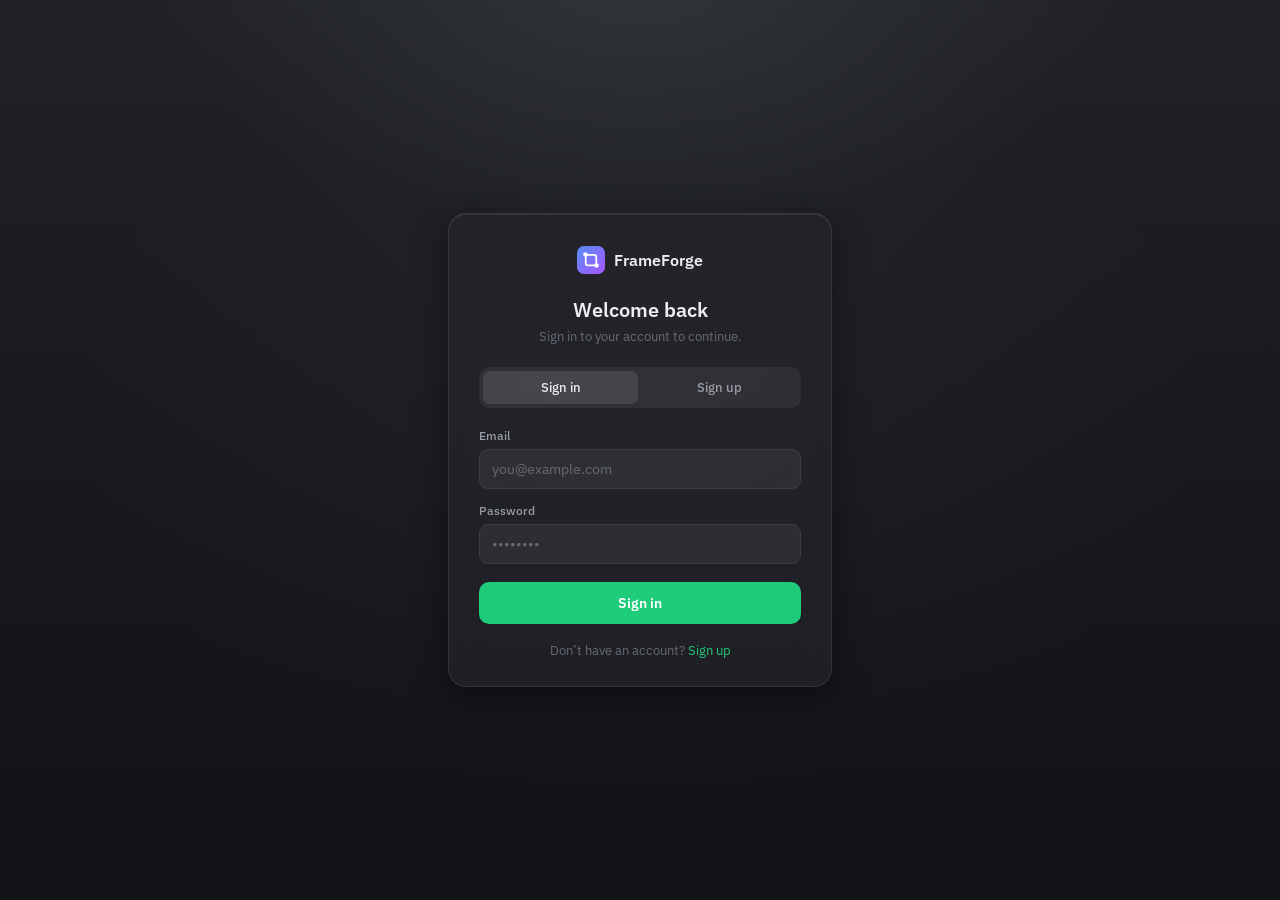
<file: pages/auth.html>
<!DOCTYPE html>
<html lang="en">
<head>
<meta charset="UTF-8">
<meta name="viewport" content="width=device-width, initial-scale=1.0">
<title>FrameForge — Sign in</title>
<link rel="icon" type="image/svg+xml" href="/assets/icons/logo.svg">
<link rel="stylesheet" href="/assets/css/base.css">
<link rel="stylesheet" href="/assets/css/auth.css">
</head>
<body>
<div id="auth">
  <div class="auth-card">
    <div class="auth-brand">
      <img class="auth-logo" src="/assets/icons/logo.svg" alt="">
      <span class="auth-brand-name">FrameForge</span>
    </div>

    <div class="auth-title" id="auth-title">Welcome back</div>
    <div class="auth-sub" id="auth-sub">Sign in to your account to continue.</div>

    <!-- Sign in / Sign up -->
    <div id="auth-main">
      <div class="auth-tabs">
        <button type="button" class="auth-tab active" data-mode="signin">Sign in</button>
        <button type="button" class="auth-tab" data-mode="signup">Sign up</button>
      </div>

      <form class="auth-form" id="auth-form">
        <div class="auth-field auth-hint">
          <label for="auth-name">Name</label>
          <input id="auth-name" type="text" placeholder="Your name" autocomplete="name">
        </div>
        <div class="auth-field">
          <label for="auth-email">Email</label>
          <input id="auth-email" type="email" placeholder="you@example.com" autocomplete="email" required>
        </div>
        <div class="auth-field">
          <label for="auth-password">Password</label>
          <input id="auth-password" type="password" placeholder="&#8226;&#8226;&#8226;&#8226;&#8226;&#8226;&#8226;&#8226;" autocomplete="current-password" required>
        </div>
        <button type="submit" class="auth-submit" id="auth-submit">Sign in</button>
      </form>

      <div class="auth-foot" id="auth-foot">
        Don&rsquo;t have an account? <a id="auth-switch">Sign up</a>
      </div>
    </div>

    <!-- Email OTP verification (shown after sign up) -->
    <div id="auth-otp" hidden>
      <form class="auth-form" id="otp-form">
        <div class="otp-inputs">
          <input class="otp-box" type="text" inputmode="numeric" maxlength="1" aria-label="Digit 1">
          <input class="otp-box" type="text" inputmode="numeric" maxlength="1" aria-label="Digit 2">
          <input class="otp-box" type="text" inputmode="numeric" maxlength="1" aria-label="Digit 3">
          <input class="otp-box" type="text" inputmode="numeric" maxlength="1" aria-label="Digit 4">
          <input class="otp-box" type="text" inputmode="numeric" maxlength="1" aria-label="Digit 5">
          <input class="otp-box" type="text" inputmode="numeric" maxlength="1" aria-label="Digit 6">
        </div>
        <button type="submit" class="auth-submit" id="otp-verify">Verify email</button>
      </form>
      <div class="auth-foot">Didn&rsquo;t get a code? <a id="otp-resend">Resend</a></div>
      <div class="auth-foot"><a id="otp-back">&larr; Back</a></div>
    </div>
  </div>
</div>
<script type="module" src="/assets/js/auth.js"></script>
</body>
</html>
</file>
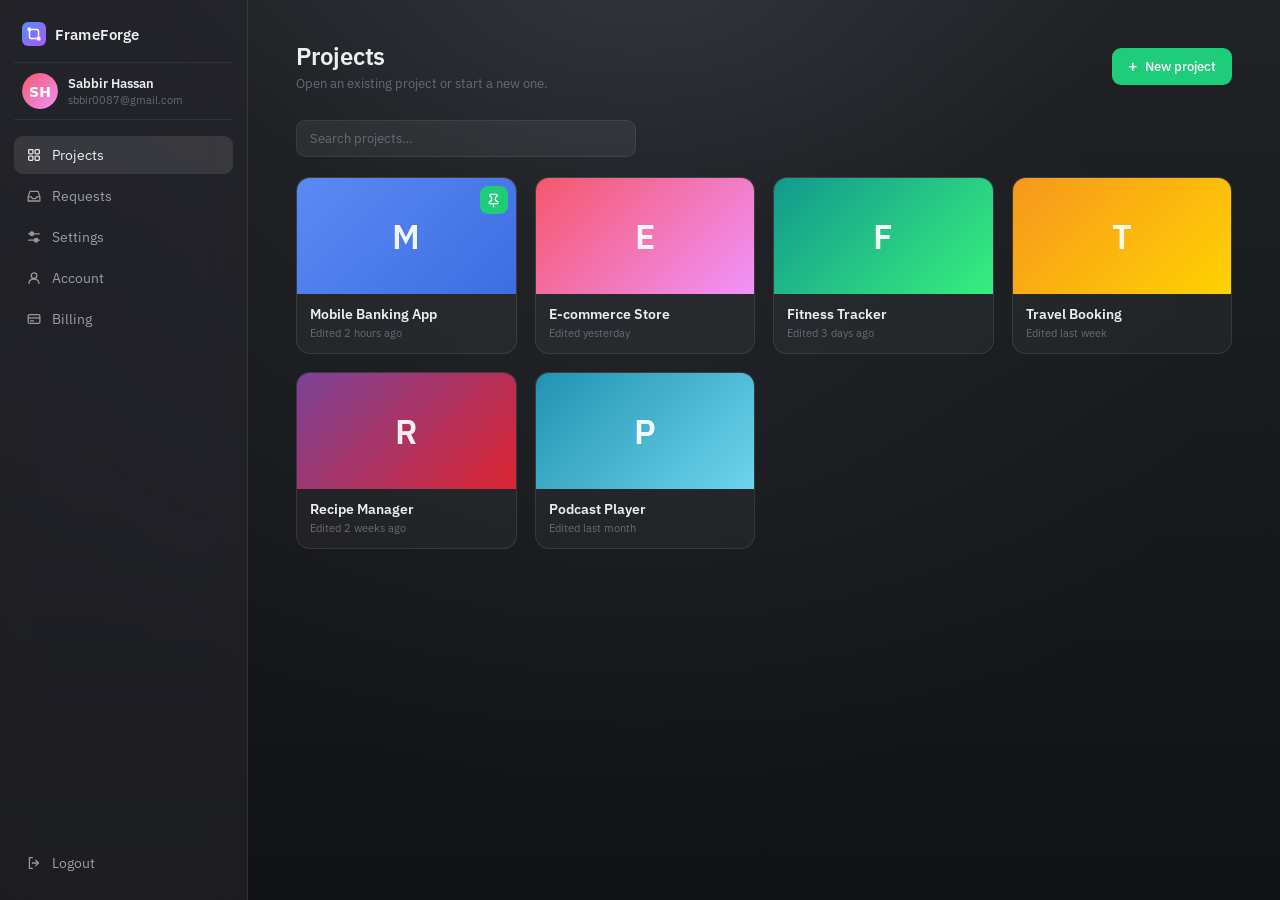
<file: pages/dashboard.html>
<!DOCTYPE html>
<html lang="en">
<head>
<meta charset="UTF-8">
<meta name="viewport" content="width=device-width, initial-scale=1.0">
<title>FrameForge — Home</title>
<link rel="icon" type="image/svg+xml" href="/assets/icons/logo.svg">
<link rel="stylesheet" href="/assets/css/base.css">
<link rel="stylesheet" href="/assets/css/home.css">
</head>
<body>
<div id="home">
  <!-- SIDEBAR -->
  <aside id="home-sidebar">
    <div class="home-brand">
      <img class="home-logo" src="/assets/icons/logo.svg" alt="">
      <span class="home-brand-name">FrameForge</span>
    </div>
    <div class="home-profile">
      <img class="home-avatar" src="/assets/icons/avatar.svg" alt="Profile">
      <div class="home-profile-info">
        <span class="home-profile-name">Sabbir Hassan</span>
        <span class="home-profile-email">sbbir0087@gmail.com</span>
      </div>
    </div>
    <nav class="home-nav">
      <button class="home-nav-item active" data-page="projects"><img src="/assets/icons/projects.svg" alt="">Projects</button>
      <button class="home-nav-item" data-page="requests"><img src="/assets/icons/requests.svg" alt="">Requests<span class="home-nav-badge" id="requests-badge"></span></button>
      <button class="home-nav-item" data-page="settings"><img src="/assets/icons/settings.svg" alt="">Settings</button>
      <button class="home-nav-item" data-page="account"><img src="/assets/icons/account.svg" alt="">Account</button>
      <button class="home-nav-item" data-page="billing"><img src="/assets/icons/billing.svg" alt="">Billing</button>
    </nav>
    <button class="home-logout" id="home-logout"><img src="/assets/icons/logout.svg" alt="">Logout</button>
  </aside>

  <!-- MAIN -->
  <main id="home-main">
    <section class="home-page active" data-page="projects">
      <div class="home-page-head">
        <div>
          <h1>Projects</h1>
          <div class="home-page-sub">Open an existing project or start a new one.</div>
        </div>
        <button class="home-btn" id="new-project-btn"><span class="home-btn-plus">+</span> New project</button>
      </div>
      <div class="projects-toolbar">
        <input id="project-search" class="projects-search" type="search" placeholder="Search projects…" autocomplete="off">
      </div>
      <div id="projects-grid"></div>
    </section>

    <section class="home-page" data-page="requests">
      <div class="home-page-head"><div><h1>Requests</h1><div class="home-page-sub">People invited to collaborate on your projects. Accepting gives them edit access.</div></div></div>
      <div id="requests-list"></div>
    </section>

    <section class="home-page" data-page="settings">
      <div class="home-page-head"><div><h1>Settings</h1><div class="home-page-sub">Manage your workspace preferences.</div></div></div>
      <div class="home-placeholder">Settings coming soon.</div>
    </section>

    <section class="home-page" data-page="account">
      <div class="home-page-head"><div><h1>Account</h1><div class="home-page-sub">Your profile, sign-in and security.</div></div></div>

      <div class="acct-grid">
      <!-- Profile -->
      <div class="acct-card">
        <div class="acct-card-head"><h2>Profile</h2></div>
        <div class="acct-avatar-row">
          <img class="acct-avatar" id="acct-avatar" src="/assets/icons/avatar.svg" alt="Avatar">
          <div>
            <button type="button" class="acct-btn-ghost" id="avatar-change">Change photo</button>
            <div class="acct-hint">JPG or PNG, up to 2MB.</div>
          </div>
          <input type="file" id="avatar-input" accept="image/png,image/jpeg" hidden>
        </div>
        <form class="acct-form" id="profile-form">
          <div class="acct-field"><label>Full name</label><input type="text" value="Sabbir Hassan"></div>
          <div class="acct-field"><label>Display name</label><input type="text" value="sabbir"></div>
          <div class="acct-field"><label>Role</label><input type="text" placeholder="e.g. Product Designer"></div>
          <div class="acct-field"><label>Timezone</label>
            <div id="tz-field"></div>
          </div>
          <div class="acct-actions"><button type="submit" class="acct-btn">Save changes</button></div>
        </form>
      </div>

      <!-- Email & sign-in -->
      <div class="acct-card">
        <div class="acct-card-head"><h2>Email &amp; sign-in</h2></div>
        <div class="acct-row">
          <div>
            <div class="acct-row-label">Email address</div>
            <div class="acct-row-val">sbbir0087@gmail.com <span class="badge-verified">Verified</span></div>
          </div>
        </div>
        <div class="acct-row">
          <div>
            <div class="acct-row-label">Google</div>
            <div class="acct-row-sub">Sign in with your Google account</div>
          </div>
          <button type="button" class="acct-btn-ghost" data-connect="Google">Connect</button>
        </div>
        <div class="acct-row">
          <div>
            <div class="acct-row-label">GitHub</div>
            <div class="acct-row-sub">Sign in with your GitHub account</div>
          </div>
          <button type="button" class="acct-btn-ghost" data-connect="GitHub">Connect</button>
        </div>
      </div>

      <!-- Security -->
      <div class="acct-card">
        <div class="acct-card-head"><h2>Security</h2></div>
        <div class="acct-row">
          <div>
            <div class="acct-row-label">Two-factor authentication</div>
            <div class="acct-row-sub">Require an emailed code when signing in</div>
          </div>
          <label class="switch"><input type="checkbox" id="twofa-toggle"><span class="switch-track"></span></label>
        </div>
        <form class="acct-form" id="password-form">
          <div class="acct-field full"><label>Current password</label><input type="password" autocomplete="current-password" placeholder="&#8226;&#8226;&#8226;&#8226;&#8226;&#8226;&#8226;&#8226;"></div>
          <div class="acct-field full"><label>New password</label><input type="password" autocomplete="new-password" placeholder="At least 8 characters"></div>
          <div class="acct-field full"><label>Confirm new password</label><input type="password" autocomplete="new-password" placeholder="Re-enter new password"></div>
          <div class="acct-actions"><button type="submit" class="acct-btn">Update password</button></div>
        </form>
      </div>

      <!-- Active sessions -->
      <div class="acct-card">
        <div class="acct-card-head"><h2>Active sessions</h2><button type="button" class="acct-btn-ghost" id="signout-all">Sign out everywhere</button></div>
        <div class="acct-row">
          <div>
            <div class="acct-row-label">Chrome on Windows <span class="badge-current">This device</span></div>
            <div class="acct-row-sub">Dhaka, Bangladesh &middot; Active now</div>
          </div>
        </div>
        <div class="acct-row">
          <div>
            <div class="acct-row-label">Safari on iPhone</div>
            <div class="acct-row-sub">Dhaka, Bangladesh &middot; 2 days ago</div>
          </div>
          <button type="button" class="acct-btn-ghost session-out">Sign out</button>
        </div>
        <div class="acct-row">
          <div>
            <div class="acct-row-label">Firefox on macOS</div>
            <div class="acct-row-sub">London, UK &middot; 1 week ago</div>
          </div>
          <button type="button" class="acct-btn-ghost session-out">Sign out</button>
        </div>
      </div>

      <!-- Danger zone -->
      <div class="acct-card danger">
        <div class="acct-card-head"><h2>Danger zone</h2></div>
        <div class="acct-row">
          <div>
            <div class="acct-row-label">Export my data</div>
            <div class="acct-row-sub">Download a copy of your projects and account data</div>
          </div>
          <button type="button" class="acct-btn-ghost" id="export-data">Export</button>
        </div>
        <div class="acct-row">
          <div>
            <div class="acct-row-label">Delete account</div>
            <div class="acct-row-sub">Permanently remove your account and all data</div>
          </div>
          <button type="button" class="acct-btn-danger" id="delete-account">Delete</button>
        </div>
      </div>
      </div>
    </section>

    <section class="home-page" data-page="billing">
      <div class="home-page-head"><div><h1>Billing</h1><div class="home-page-sub">Plans, invoices and payment methods.</div></div></div>
      <div class="home-placeholder">Billing coming soon.</div>
    </section>
  </main>
</div>
<script type="module" src="/assets/js/home.js"></script>
</body>
</html>
</file>
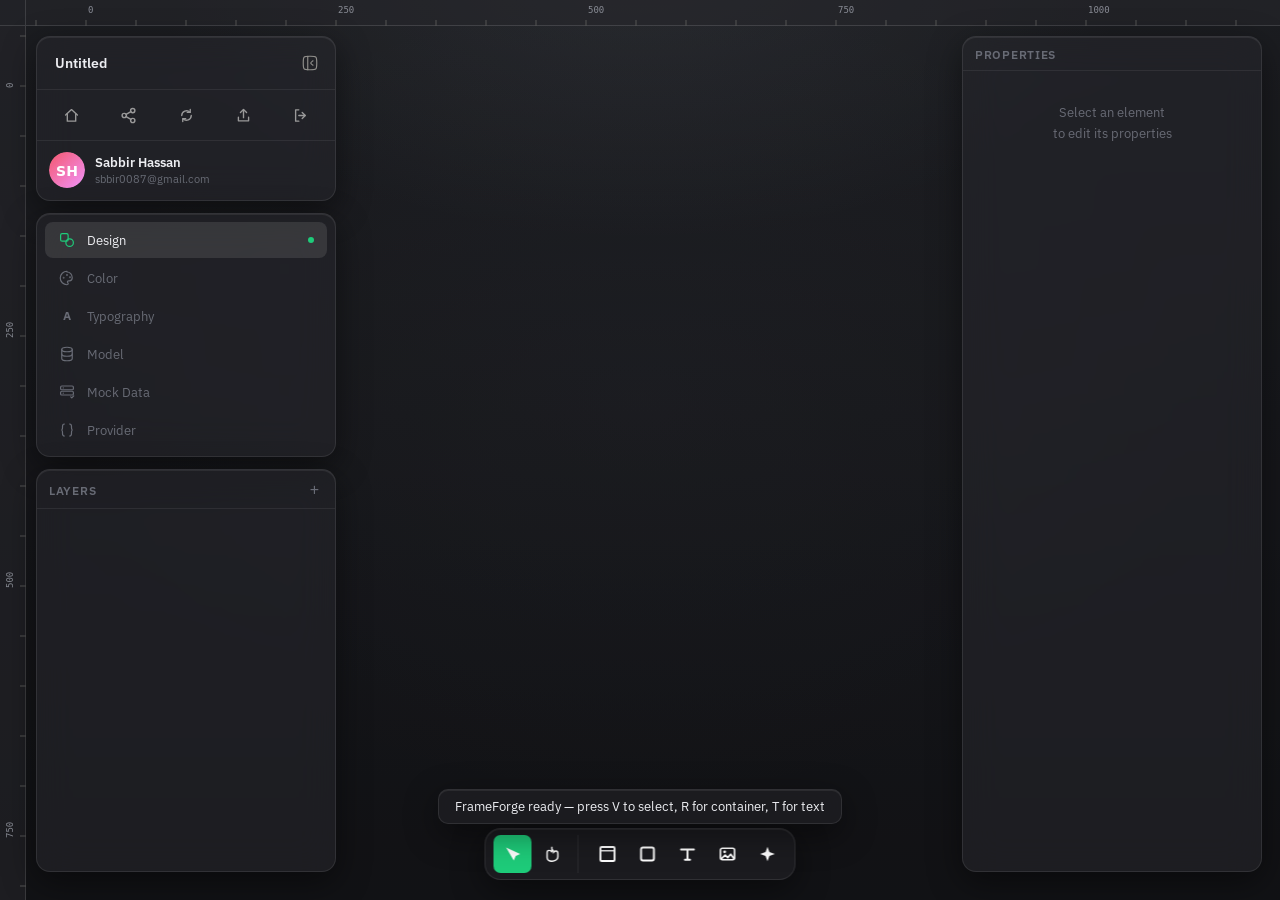
<file: pages/editor.html>
<!DOCTYPE html>
<html lang="en">
<head>
<meta charset="UTF-8">
<meta name="viewport" content="width=device-width, initial-scale=1.0">
<title>FrameForge</title>
<link rel="icon" type="image/svg+xml" href="/assets/icons/logo.svg">
<link rel="stylesheet" href="/assets/css/base.css">
<link rel="stylesheet" href="/assets/css/components.css">
<link rel="stylesheet" href="/assets/css/canvas.css">
</head>
<body class="design-mode">
<div id="app">

  <!-- TOOLBAR -->
  <div id="toolbar">
    <div class="tool-group">
      <button class="tool-btn active" id="tool-select" data-tool="select" data-tooltip="Select (V)">
        <img src="/assets/icons/select.svg" alt="Select" width="14" height="14">
      </button>
      <button class="tool-btn" id="tool-hand" data-tool="hand" data-tooltip="Hand (H)">
        <img src="/assets/icons/hand.svg" alt="Hand" width="15" height="15">
      </button>
    </div>

    <div class="tool-group">
      <button class="tool-btn" id="tool-frame" data-tooltip="Frame (F)">
        <img src="/assets/icons/frame.svg" alt="Frame" width="14" height="14">
      </button>
      <button class="tool-btn" data-tool="container" data-tooltip="Container (R)">
        <img src="/assets/icons/rectangle.svg" alt="Container" width="14" height="14">
      </button>
      <button class="tool-btn" data-tool="text" data-tooltip="Text (T)">
        <img src="/assets/icons/text.svg" alt="Text" width="14" height="14">
      </button>
      <button class="tool-btn" id="tool-image" data-tooltip="Image">
        <img src="/assets/icons/image.svg" alt="Image" width="14" height="14">
      </button>
      <button class="tool-btn" id="tool-icon" data-tooltip="Icon">
        <img src="/assets/icons/icon.svg" alt="Icon" width="14" height="14">
      </button>
    </div>

  </div>

  <!-- LEFT SIDEBAR -->
  <div id="layers-panel">
    <div id="top-card">
      <div id="project-header">
        <input id="project-name" type="text" value="Untitled" spellcheck="false" placeholder="Project name">
        <button id="sidebar-toggle" class="icon-btn" title="Collapse sidebar"><img src="/assets/icons/panel-left-close.svg" alt="Collapse sidebar"></button>
      </div>
      <div id="nav-icons">
        <button type="button" class="nav-icon-btn" id="nav-home" data-tooltip="Home"><img src="/assets/icons/home.svg" alt="Home"></button>
        <button type="button" class="nav-icon-btn" id="nav-share" data-tooltip="Share"><img src="/assets/icons/share.svg" alt="Share"></button>
        <button type="button" class="nav-icon-btn" id="nav-sync" data-tooltip="Sync"><img src="/assets/icons/sync.svg" alt="Sync"></button>
        <button type="button" class="nav-icon-btn" id="btn-export-code" data-tooltip="Export"><img src="/assets/icons/export.svg" alt="Export"></button>
        <button type="button" class="nav-icon-btn" id="nav-logout" data-tooltip="Logout"><img src="/assets/icons/logout.svg" alt="Logout"></button>
      </div>
      <div id="profile">
        <img id="profile-avatar" src="/assets/icons/avatar.svg" alt="Profile">
        <div id="profile-info">
          <span id="profile-name">Sabbir Hassan</span>
          <span id="profile-email">sbbir0087@gmail.com</span>
        </div>
      </div>
    </div>
    <div id="nav-card">
      <div id="mode-tabs">
        <button class="mode-tab active" data-mode="design">
          <span class="mode-tab-icon"><svg viewBox="0 0 24 24" fill="none" stroke="currentColor" stroke-width="1.6"><rect x="3.5" y="3.5" width="10" height="10" rx="2"/><circle cx="15.5" cy="15.5" r="5"/></svg></span>
          <span class="mode-tab-label">Design</span>
        </button>
        <button class="mode-tab" data-mode="color">
          <span class="mode-tab-icon"><svg viewBox="0 0 24 24" fill="none" stroke="currentColor" stroke-width="1.6" stroke-linecap="round" stroke-linejoin="round"><path d="M12 3a9 9 0 1 0 0 18c1 0 1.6-.8 1.6-1.6 0-.5-.3-.9-.6-1.2-.3-.3-.5-.6-.5-1 0-.8.7-1.4 1.5-1.4H15a4 4 0 0 0 4-4c0-4.4-3.1-7.8-7-7.8z"/><circle cx="7.5" cy="11.5" r=".4" fill="currentColor"/><circle cx="12" cy="8" r=".4" fill="currentColor"/><circle cx="16" cy="11" r=".4" fill="currentColor"/></svg></span>
          <span class="mode-tab-label">Color</span>
        </button>
        <button class="mode-tab" data-mode="typography">
          <span class="mode-tab-icon"><svg viewBox="0 0 24 24" fill="none"><text x="12" y="17.5" text-anchor="middle" font-family="var(--sans)" font-size="16" font-weight="700" fill="currentColor">A</text></svg></span>
          <span class="mode-tab-label">Typography</span>
        </button>
        <button class="mode-tab" data-mode="model">
          <span class="mode-tab-icon"><svg viewBox="0 0 24 24" fill="none" stroke="currentColor" stroke-width="1.6" stroke-linecap="round" stroke-linejoin="round"><ellipse cx="12" cy="6" rx="7" ry="3"/><path d="M5 6v12c0 1.7 3.1 3 7 3s7-1.3 7-3V6"/><path d="M5 12c0 1.7 3.1 3 7 3s7-1.3 7-3"/></svg></span>
          <span class="mode-tab-label">Model</span>
        </button>
        <button class="mode-tab" data-mode="mock">
          <span class="mode-tab-icon"><svg viewBox="0 0 24 24" fill="none" stroke="currentColor" stroke-width="1.6" stroke-linecap="round" stroke-linejoin="round"><rect x="3.5" y="4" width="17" height="5" rx="1.5"/><rect x="3.5" y="11" width="17" height="5" rx="1.5"/><path d="M7 6.5h.01M7 13.5h.01"/><path d="M17 18.5l1.4 1.4 2.6-2.8"/></svg></span>
          <span class="mode-tab-label">Mock Data</span>
        </button>
        <button class="mode-tab" data-mode="api">
          <span class="mode-tab-icon"><svg viewBox="0 0 24 24" fill="none" stroke="currentColor" stroke-width="1.6" stroke-linecap="round" stroke-linejoin="round"><path d="M8.5 4C6.6 4 6 5.4 6 7.3s.4 3-.9 4.7c1.3 1.7.9 2.8.9 4.7S6.6 20 8.5 20"/><path d="M15.5 4c1.9 0 2.5 1.4 2.5 3.3s-.4 3 .9 4.7c-1.3 1.7-.9 2.8-.9 4.7S17.4 20 15.5 20"/></svg></span>
          <span class="mode-tab-label">Provider</span>
        </button>
      </div>
    </div>
    <div id="design-view">
      <div class="panel-header">
        <span class="panel-title">Layers</span>
        <button class="panel-action" id="btn-add-layer" title="Add element">+</button>
      </div>
      <div id="layers-list"></div>
    </div>
    <!-- COLOR CONTROLLER (Color tab) — sits under the tabs, like the Layers card -->
    <div id="color-panel"></div>
    <!-- TYPOGRAPHY CONTROLLER (Typography tab) — also under the tabs -->
    <div id="typo-panel"></div>
  </div>

  <!-- CANVAS -->
  <div id="canvas-wrap">
    <div id="ruler-corner"></div>
    <canvas id="ruler-h-canvas"></canvas>
    <canvas id="ruler-v-canvas"></canvas>
    <div id="canvas"></div>
    <div id="selection-box"></div>
    <div id="snap-guides"></div>
    <div id="model-board"></div>
    <div id="mock-board"></div>
    <div id="api-board"></div>
    <div id="color-board"></div>
    <div id="typo-board"></div>
  </div>

  <!-- PROPERTIES PANEL -->
  <div id="props-panel">
    <div class="panel-header">
      <span class="panel-title">Properties</span>
    </div>
    <div id="props-content">
      <div class="empty-state" id="no-selection">Select an element<br>to edit its properties</div>
      <div id="props-fields" style="display:none"></div>
    </div>
  </div>
</div>

<!-- Share Modal -->
<div id="share-modal" class="modal-overlay" hidden>
  <div class="modal">
    <div class="modal-head">
      <h3>Share project</h3>
      <button type="button" class="modal-close" id="share-close" aria-label="Close">&times;</button>
    </div>
    <p class="modal-sub">Invite someone by email. Once they accept the request from their home page, they can view and edit this project.</p>
    <form id="share-form">
      <input type="email" id="share-email" class="modal-input" placeholder="name@example.com" required autocomplete="off">
      <div class="modal-actions">
        <button type="button" class="modal-btn-ghost" id="share-cancel">Cancel</button>
        <button type="submit" class="modal-btn">Send invite</button>
      </div>
    </form>
  </div>
</div>

<!-- Icon Picker Modal (Iconify) -->
<div id="icon-modal" class="modal-overlay" hidden>
  <div class="modal icon-modal">
    <div class="modal-head">
      <h3 id="icon-modal-title">Add icon</h3>
      <button type="button" class="modal-close" id="icon-close" aria-label="Close">&times;</button>
    </div>
    <div class="icon-styles" id="icon-styles"></div>
    <input type="text" id="icon-search" class="modal-input" placeholder="Search icons — e.g. home, user, arrow" autocomplete="off" spellcheck="false">
    <div class="icon-results" id="icon-results"></div>
    <div class="icon-modal-foot">Powered by <a href="https://iconify.design" target="_blank" rel="noopener">Iconify</a> — free &amp; open-source icon sets.</div>
  </div>
</div>

<!-- Font Picker Modal (Google Fonts) -->
<div id="font-modal" class="modal-overlay" hidden>
  <div class="modal icon-modal">
    <div class="modal-head">
      <h3>Choose font</h3>
      <button type="button" class="modal-close" id="font-close" aria-label="Close">&times;</button>
    </div>
    <div class="icon-styles" id="font-cats"></div>
    <input type="text" id="font-search" class="modal-input" placeholder="Search fonts — e.g. Inter, Poppins, Lora" autocomplete="off" spellcheck="false">
    <div class="font-results" id="font-results"></div>
    <div class="icon-modal-foot">Powered by <a href="https://fonts.google.com" target="_blank" rel="noopener">Google Fonts</a> — free &amp; open-source typefaces.</div>
  </div>
</div>

<!-- Image Picker Modal (Openverse) -->
<div id="image-modal" class="modal-overlay" hidden>
  <div class="modal icon-modal">
    <div class="modal-head">
      <h3>Add image</h3>
      <button type="button" class="modal-close" id="image-close" aria-label="Close">&times;</button>
    </div>
    <div class="image-modal-bar">
      <div class="icon-styles" id="image-cats"></div>
      <button type="button" class="modal-btn-ghost" id="image-upload">Upload from device</button>
    </div>
    <input type="text" id="image-search" class="modal-input" placeholder="Search photos &amp; illustrations — e.g. mountain, office, texture" autocomplete="off" spellcheck="false">
    <div class="image-hint">Click to add one &middot; Shift-click to select several</div>
    <div class="img-results" id="image-results"></div>
    <div class="image-action-bar" id="image-action-bar" hidden>
      <span class="image-action-count" id="image-selcount">0 selected</span>
      <div class="image-action-btns">
        <button type="button" class="modal-btn-ghost" id="image-clear-sel">Clear</button>
        <button type="button" class="modal-btn" id="image-add-sel">Add images</button>
      </div>
    </div>
    <div class="icon-modal-foot">Powered by <a href="https://openverse.org" target="_blank" rel="noopener">Openverse</a> — free &amp; openly-licensed images.</div>
  </div>
</div>

<!-- Context Menu -->
<div id="ctx-menu">
  <div class="ctx-item" data-action="duplicate"><span>Duplicate</span><span class="shortcut">&#8984;D</span></div>
  <div class="ctx-item" data-action="group"><span>Group</span><span class="shortcut">&#8984;G</span></div>
  <div class="ctx-item" data-action="front"><span>Bring to Front</span></div>
  <div class="ctx-item" data-action="back"><span>Send to Back</span></div>
  <div class="ctx-sep"></div>
  <div class="ctx-item ctx-danger" data-action="delete"><span>Delete</span><span class="shortcut">&#9003;</span></div>
</div>

<!-- Add Menu -->
<div id="add-menu">
  <div class="ctx-item" data-addtype="container">&#x25AD; Container</div>
  <div class="ctx-item" data-addtype="text">T Text</div>
</div>

<!-- Frame Preset Menu -->
<div id="frame-menu">
  <div class="frame-menu-cat">Phone</div>
  <div class="frame-menu-item" data-w="402" data-h="874"><span>iPhone 17</span><span class="frame-dim">402&#215;874</span></div>
  <div class="frame-menu-item" data-w="402" data-h="874"><span>iPhone 16 &amp; 17 Pro</span><span class="frame-dim">402&#215;874</span></div>
  <div class="frame-menu-item" data-w="393" data-h="852"><span>iPhone 16</span><span class="frame-dim">393&#215;852</span></div>
  <div class="frame-menu-item" data-w="440" data-h="956"><span>iPhone 16 &amp; 17 Pro Max</span><span class="frame-dim">440&#215;956</span></div>
  <div class="frame-menu-item" data-w="430" data-h="932"><span>iPhone 16 Plus</span><span class="frame-dim">430&#215;932</span></div>
  <div class="frame-menu-item" data-w="420" data-h="912"><span>iPhone Air</span><span class="frame-dim">420&#215;912</span></div>
  <div class="frame-menu-item" data-w="430" data-h="932"><span>iPhone 14 &amp; 15 Pro Max</span><span class="frame-dim">430&#215;932</span></div>
  <div class="frame-menu-item" data-w="393" data-h="852"><span>iPhone 14 &amp; 15 Pro</span><span class="frame-dim">393&#215;852</span></div>
  <div class="frame-menu-item" data-w="390" data-h="844"><span>iPhone 13 &amp; 14</span><span class="frame-dim">390&#215;844</span></div>
  <div class="frame-menu-item" data-w="428" data-h="926"><span>iPhone 14 Plus</span><span class="frame-dim">428&#215;926</span></div>
  <div class="frame-menu-item" data-w="412" data-h="917"><span>Android Compact</span><span class="frame-dim">412&#215;917</span></div>
  <div class="frame-menu-item" data-w="700" data-h="840"><span>Android Medium</span><span class="frame-dim">700&#215;840</span></div>
</div>

<input type="file" id="image-input" accept="image/*" style="display:none">

<button id="sidebar-open" title="Open sidebar"><img src="/assets/icons/panel-left-open.svg" alt="Open sidebar"></button>

<div id="toast"></div>

<script type="module" src="/assets/js/app.js"></script>
</body>
</html>
</file>
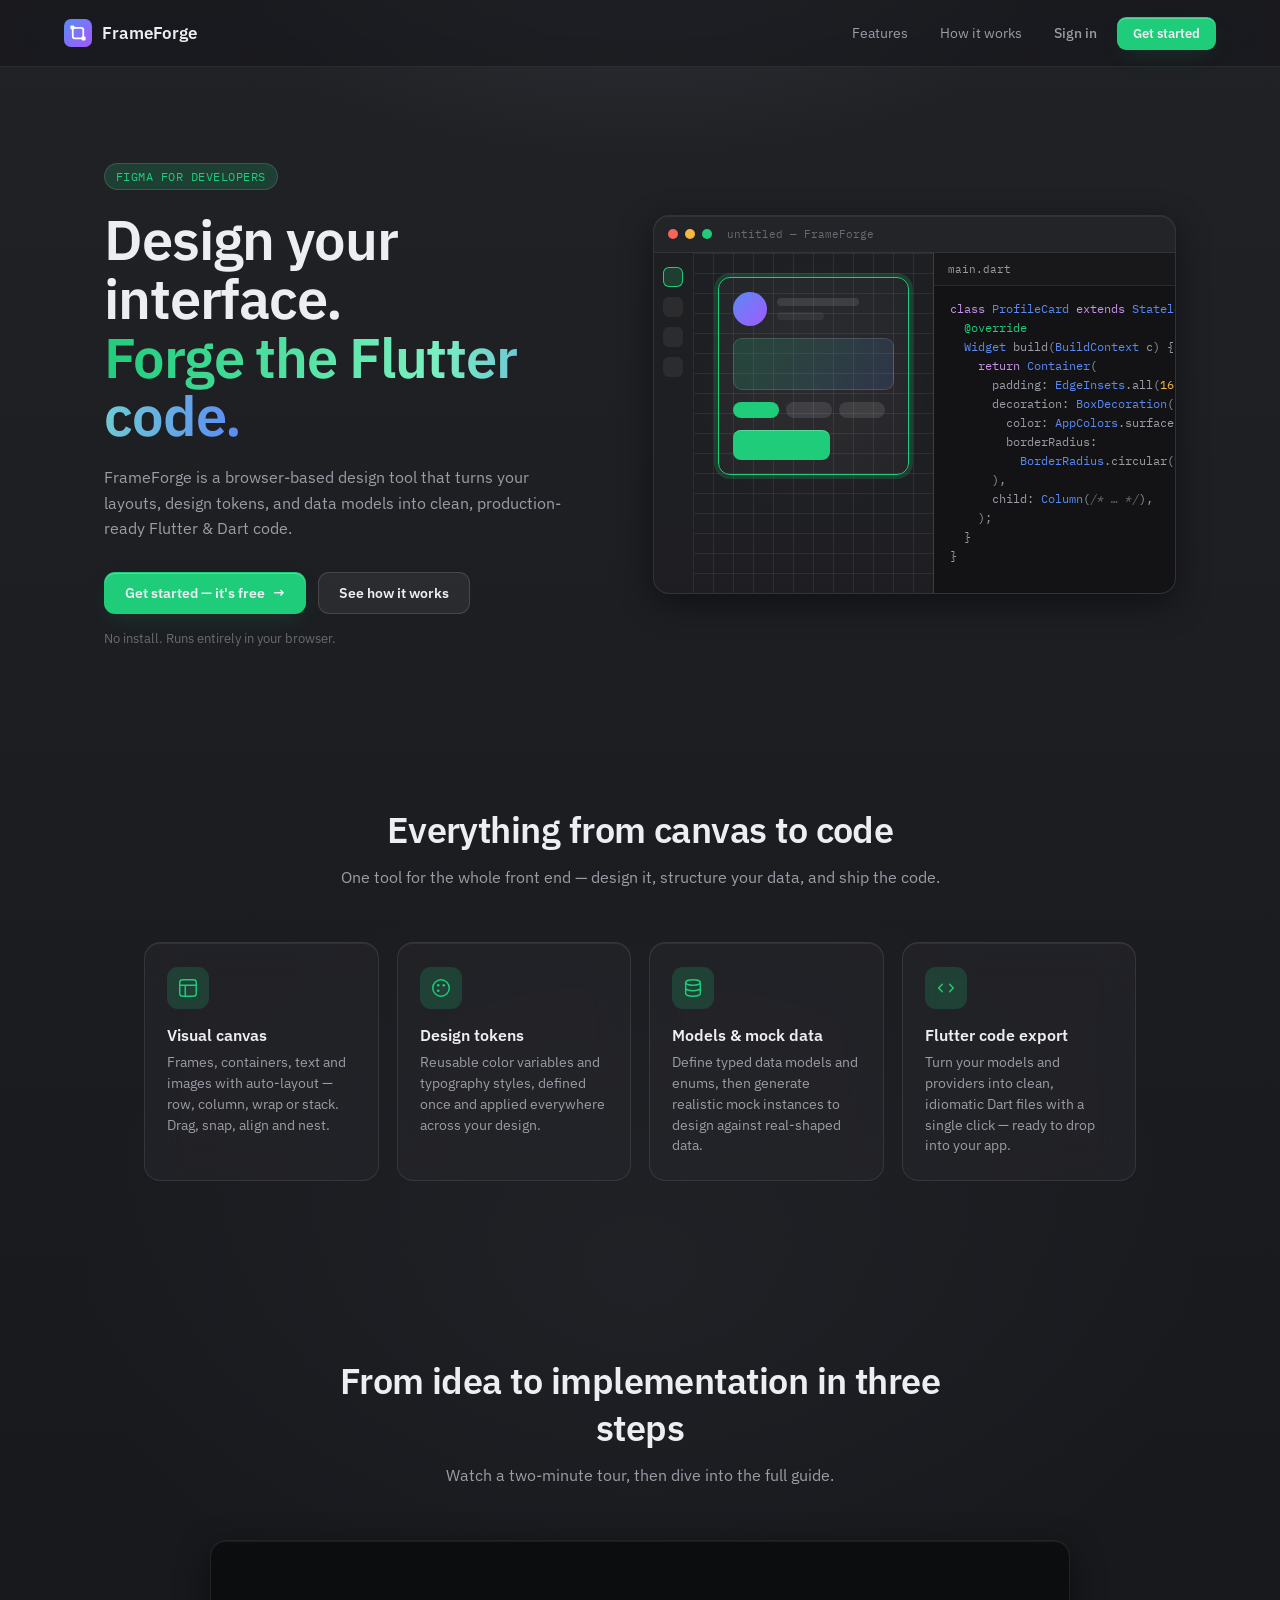
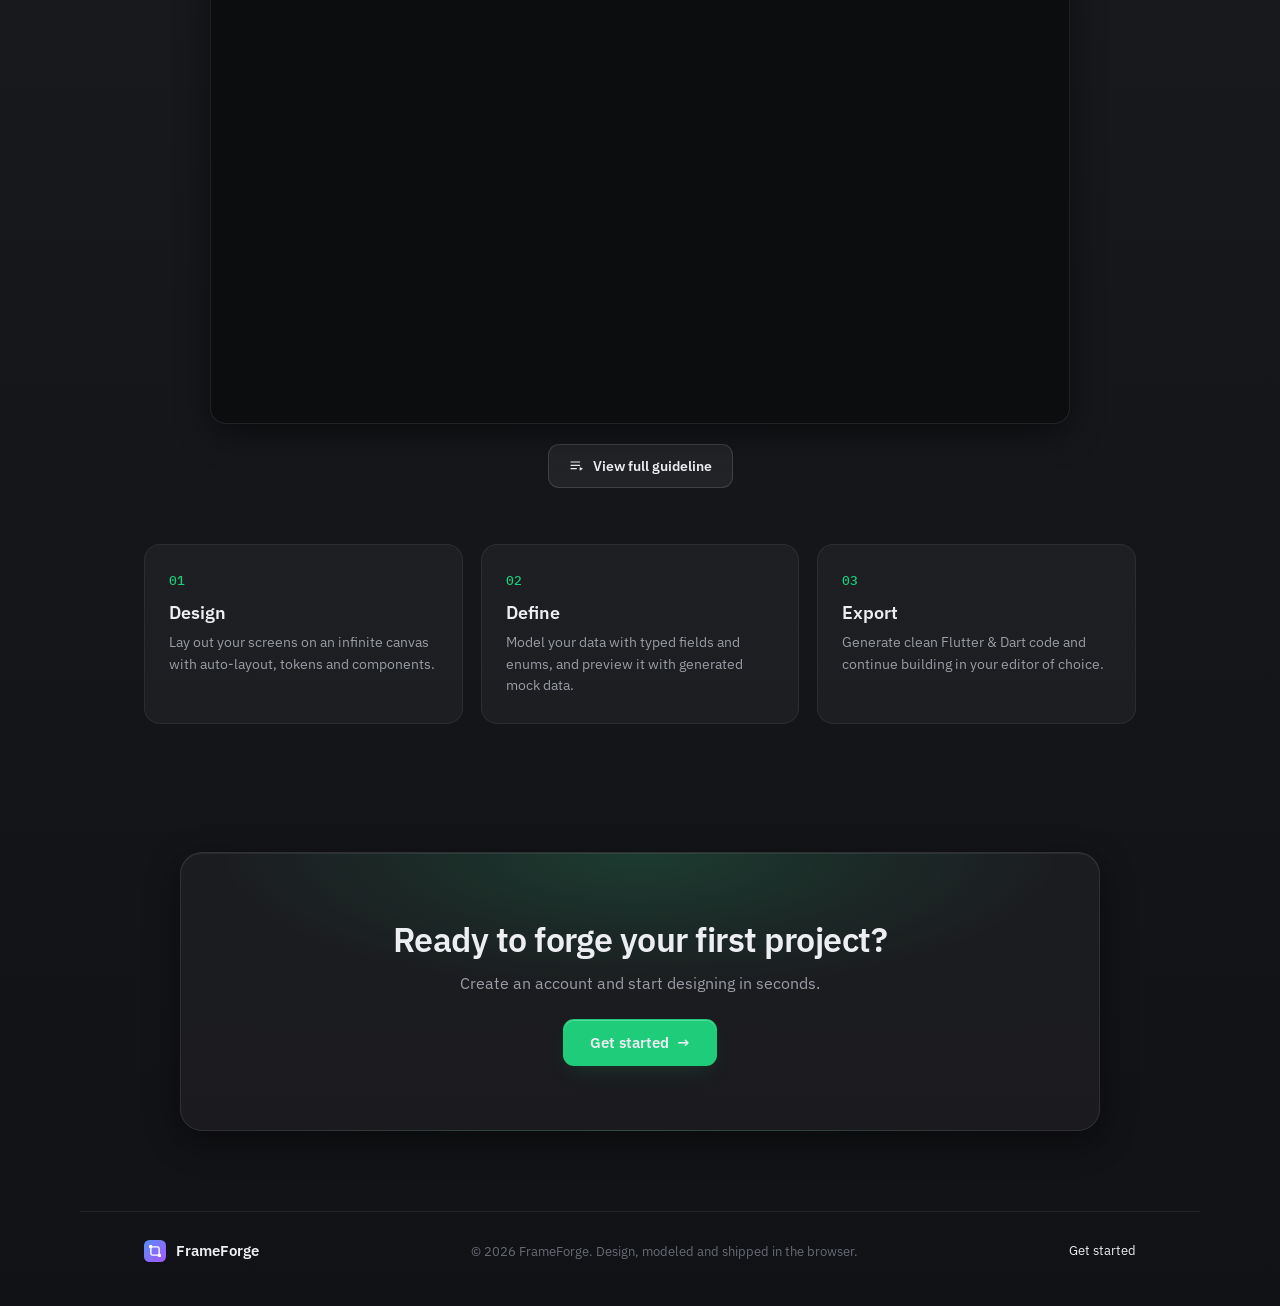
<file: pages/home.html>
<!DOCTYPE html>
<html lang="en">
<head>
<meta charset="UTF-8">
<meta name="viewport" content="width=device-width, initial-scale=1.0">
<title>FrameForge — Design interfaces, export Flutter</title>
<link rel="icon" type="image/svg+xml" href="/assets/icons/logo.svg">
<link rel="stylesheet" href="/assets/css/base.css">
<link rel="stylesheet" href="/assets/css/landing.css">
</head>
<body class="landing">

<!-- Nav -->
<header class="lp-nav">
  <a class="lp-brand" href="/">
    <img src="/assets/icons/logo.svg" alt="" width="28" height="28">
    <span>FrameForge</span>
  </a>
  <nav class="lp-nav-links">
    <a href="#features">Features</a>
    <a href="#how">How it works</a>
    <a class="lp-nav-signin" href="/authentication">Sign in</a>
    <a class="lp-btn lp-btn-primary lp-btn-sm" href="/authentication">Get started</a>
  </nav>
</header>

<!-- Hero -->
<section class="lp-hero">
  <div class="lp-hero-copy">
    <span class="lp-eyebrow">Figma for developers</span>
    <h1>Design your interface.<br><span class="lp-grad">Forge the Flutter code.</span></h1>
    <p class="lp-lede">
      FrameForge is a browser-based design tool that turns your layouts, design
      tokens, and data models into clean, production-ready Flutter &amp; Dart code.
    </p>
    <div class="lp-hero-cta">
      <a class="lp-btn lp-btn-primary" href="/authentication">Get started — it's free <span class="lp-arrow">&rarr;</span></a>
      <a class="lp-btn lp-btn-ghost" href="#how">See how it works</a>
    </div>
    <div class="lp-hero-note">No install. Runs entirely in your browser.</div>
  </div>

  <!-- Faux editor preview -->
  <div class="lp-preview" aria-hidden="true">
    <div class="lp-window">
      <div class="lp-window-bar">
        <span class="lp-dot"></span><span class="lp-dot"></span><span class="lp-dot"></span>
        <span class="lp-window-title">untitled — FrameForge</span>
      </div>
      <div class="lp-window-body">
        <div class="lp-rail">
          <span class="lp-rail-i is-active"></span>
          <span class="lp-rail-i"></span>
          <span class="lp-rail-i"></span>
          <span class="lp-rail-i"></span>
        </div>
        <div class="lp-canvas">
          <div class="lp-frame">
            <div class="lp-row">
              <div class="lp-avatar"></div>
              <div class="lp-lines">
                <div class="lp-line w70"></div>
                <div class="lp-line w40"></div>
              </div>
            </div>
            <div class="lp-card-block"></div>
            <div class="lp-chips">
              <span class="lp-chip"></span><span class="lp-chip"></span><span class="lp-chip"></span>
            </div>
            <div class="lp-cta-block"></div>
          </div>
        </div>
        <div class="lp-code">
          <div class="lp-code-tab">main.dart</div>
<pre><span class="c-kw">class</span> <span class="c-ty">ProfileCard</span> <span class="c-kw">extends</span> <span class="c-ty">StatelessWidget</span> {
  <span class="c-an">@override</span>
  <span class="c-ty">Widget</span> build(<span class="c-ty">BuildContext</span> c) {
    <span class="c-kw">return</span> <span class="c-ty">Container</span>(
      padding: <span class="c-ty">EdgeInsets</span>.all(<span class="c-nu">16</span>),
      decoration: <span class="c-ty">BoxDecoration</span>(
        color: <span class="c-ty">AppColors</span>.surface,
        borderRadius:
          <span class="c-ty">BorderRadius</span>.circular(<span class="c-nu">12</span>),
      ),
      child: <span class="c-ty">Column</span>(<span class="c-co">/* … */</span>),
    );
  }
}</pre>
        </div>
      </div>
    </div>
  </div>
</section>

<!-- Features -->
<section class="lp-section" id="features">
  <div class="lp-section-head">
    <h2>Everything from canvas to code</h2>
    <p>One tool for the whole front end — design it, structure your data, and ship the code.</p>
  </div>
  <div class="lp-grid">
    <article class="lp-feature">
      <div class="lp-feature-ic">
        <svg viewBox="0 0 24 24" fill="none" stroke="currentColor" stroke-width="1.6"><rect x="3" y="3" width="18" height="18" rx="3"/><path d="M3 9h18M9 9v12"/></svg>
      </div>
      <h3>Visual canvas</h3>
      <p>Frames, containers, text and images with auto-layout — row, column, wrap or stack. Drag, snap, align and nest.</p>
    </article>
    <article class="lp-feature">
      <div class="lp-feature-ic">
        <svg viewBox="0 0 24 24" fill="none" stroke="currentColor" stroke-width="1.6"><circle cx="12" cy="12" r="9"/><circle cx="9" cy="9" r="1.4" fill="currentColor" stroke="none"/><circle cx="15" cy="9" r="1.4" fill="currentColor" stroke="none"/><circle cx="9" cy="15" r="1.4" fill="currentColor" stroke="none"/></svg>
      </div>
      <h3>Design tokens</h3>
      <p>Reusable color variables and typography styles, defined once and applied everywhere across your design.</p>
    </article>
    <article class="lp-feature">
      <div class="lp-feature-ic">
        <svg viewBox="0 0 24 24" fill="none" stroke="currentColor" stroke-width="1.6"><ellipse cx="12" cy="6" rx="8" ry="3"/><path d="M4 6v6c0 1.66 3.58 3 8 3s8-1.34 8-3V6M4 12v6c0 1.66 3.58 3 8 3s8-1.34 8-3v-6"/></svg>
      </div>
      <h3>Models &amp; mock data</h3>
      <p>Define typed data models and enums, then generate realistic mock instances to design against real-shaped data.</p>
    </article>
    <article class="lp-feature">
      <div class="lp-feature-ic">
        <svg viewBox="0 0 24 24" fill="none" stroke="currentColor" stroke-width="1.6" stroke-linecap="round" stroke-linejoin="round"><path d="M8 8l-4 4 4 4M16 8l4 4-4 4"/></svg>
      </div>
      <h3>Flutter code export</h3>
      <p>Turn your models and providers into clean, idiomatic Dart files with a single click — ready to drop into your app.</p>
    </article>
  </div>
</section>

<!-- How it works -->
<section class="lp-section lp-how" id="how">
  <div class="lp-section-head">
    <h2>From idea to implementation in three steps</h2>
    <p>Watch a two-minute tour, then dive into the full guide.</p>
  </div>

  <!-- Intro video — replace VIDEO_ID with your YouTube video id -->
  <div class="lp-video-wrap">
    <div class="lp-video">
      <iframe
        src="https://www.youtube-nocookie.com/embed/VIDEO_ID"
        title="FrameForge — intro"
        loading="lazy"
        frameborder="0"
        allow="accelerometer; autoplay; clipboard-write; encrypted-media; gyroscope; picture-in-picture; web-share"
        referrerpolicy="strict-origin-when-cross-origin"
        allowfullscreen></iframe>
    </div>
    <div class="lp-video-actions">
      <!-- replace PLAYLIST_ID with your YouTube playlist id -->
      <a class="lp-btn lp-btn-ghost" href="https://www.youtube.com/playlist?list=PLAYLIST_ID" target="_blank" rel="noopener">
        <svg viewBox="0 0 24 24" width="16" height="16" fill="none" stroke="currentColor" stroke-width="1.7" stroke-linecap="round" stroke-linejoin="round"><path d="M3 6h13M3 11h13M3 16h8"/><path d="M16 13.5l5 2.75-5 2.75z" fill="currentColor" stroke="none"/></svg>
        View full guideline
      </a>
    </div>
  </div>

  <div class="lp-steps">
    <div class="lp-step">
      <span class="lp-step-n">01</span>
      <h3>Design</h3>
      <p>Lay out your screens on an infinite canvas with auto-layout, tokens and components.</p>
    </div>
    <div class="lp-step">
      <span class="lp-step-n">02</span>
      <h3>Define</h3>
      <p>Model your data with typed fields and enums, and preview it with generated mock data.</p>
    </div>
    <div class="lp-step">
      <span class="lp-step-n">03</span>
      <h3>Export</h3>
      <p>Generate clean Flutter &amp; Dart code and continue building in your editor of choice.</p>
    </div>
  </div>
</section>

<!-- CTA -->
<section class="lp-cta">
  <div class="lp-cta-inner">
    <h2>Ready to forge your first project?</h2>
    <p>Create an account and start designing in seconds.</p>
    <a class="lp-btn lp-btn-primary lp-btn-lg" href="/authentication">Get started <span class="lp-arrow">&rarr;</span></a>
  </div>
</section>

<!-- Footer -->
<footer class="lp-footer">
  <div class="lp-brand lp-brand-sm">
    <img src="/assets/icons/logo.svg" alt="" width="22" height="22">
    <span>FrameForge</span>
  </div>
  <span class="lp-footer-copy">&copy; 2026 FrameForge. Design, modeled and shipped in the browser.</span>
  <a class="lp-footer-link" href="/authentication">Get started</a>
</footer>

</body>
</html>
</file>
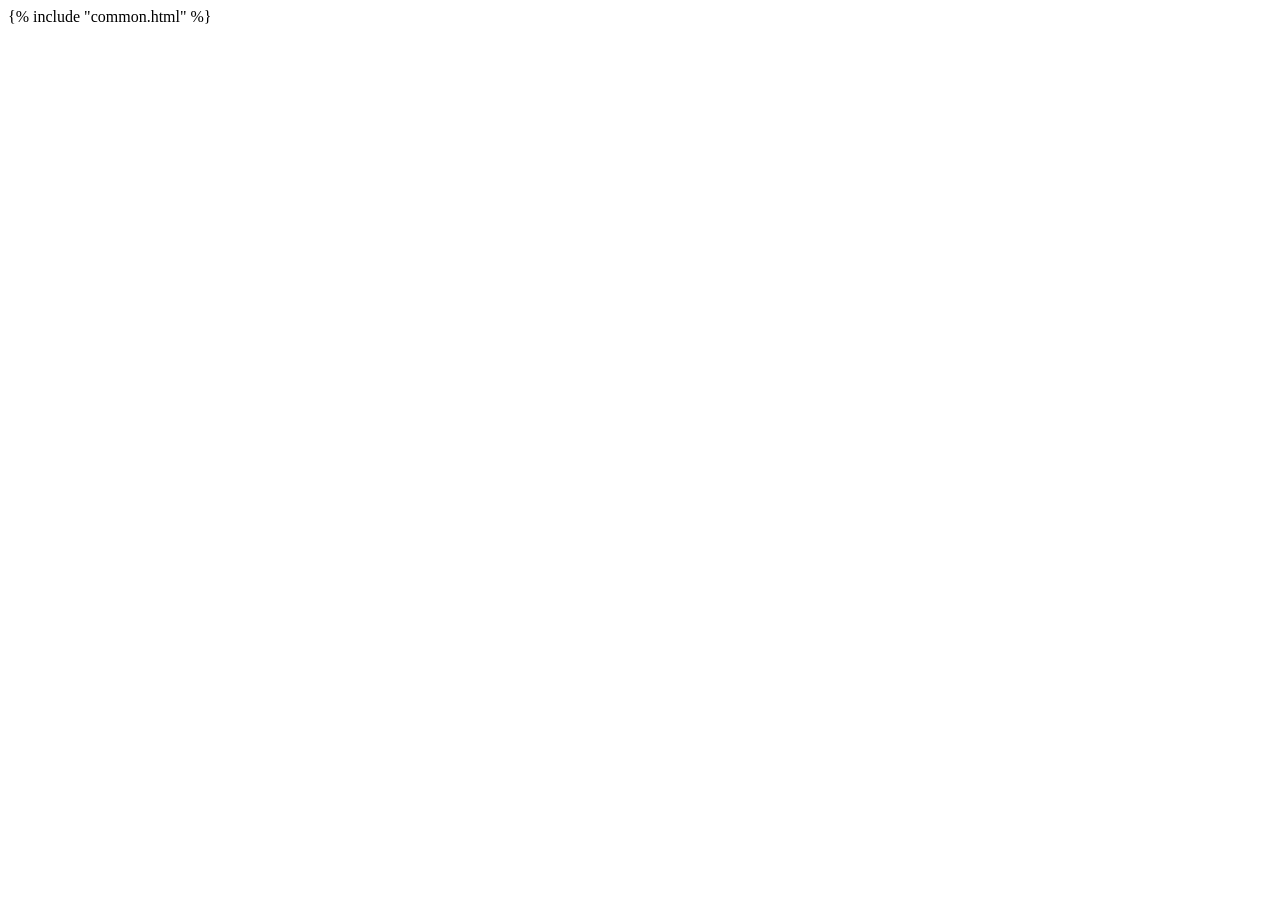
<file: pages/error/unauthorized.html>
<!DOCTYPE html>
<html lang="en">
<head>
    <meta charset="UTF-8">
    <meta name="viewport" content="width=device-width, initial-scale=1.0">
    {% include "common.html" %}
    <title>401 | Unauthorized</title>
</head>
<body>
    
</body>
</html>
</file>
<file: assets/css/base.css>
@import url('https://fonts.googleapis.com/css2?family=IBM+Plex+Mono:wght@400;500&family=IBM+Plex+Sans:wght@300;400;500;600&display=swap');

*, *::before, *::after { box-sizing: border-box; margin: 0; padding: 0; }

:root {
  --bg: #131417;
  --surface: rgba(255,255,255,0.04);
  --surface2: rgba(255,255,255,0.06);
  --surface3: rgba(255,255,255,0.10);
  --border: rgba(255,255,255,0.07);
  --border2: rgba(255,255,255,0.13);
  --text: #edeef2;
  --text2: #9a9da6;
  --text3: #686b75;
  --accent: #1ECC7A;
  --accent2: #15B06B;
  --accent-glow: rgba(30,204,122,0.18);
  --red: #f55b5b;
  --green: #5bf5a0;
  --yellow: #f5d05b;
  --panel-w: 300px;
  --toolbar-h: 44px;
  --mono: 'IBM Plex Mono', monospace;
  --sans: 'IBM Plex Sans', sans-serif;

  /* Glass / depth system — neutral charcoal */
  --glass-blur: 18px;
  --glass-bg: rgba(38,39,43,0.58);
  --glass-bg-strong: rgba(31,32,36,0.74);
  --glass-border: rgba(255,255,255,0.09);
  --glass-highlight: inset 0 1px 0 rgba(255,255,255,0.07);
  --glass-shadow: 0 10px 34px rgba(0,0,0,0.45);
}

html, body {
  width: 100%; height: 100%; overflow: hidden; color: var(--text);
  font-family: var(--sans); font-size: 14px;
  background:
    radial-gradient(820px 460px at 50% -4%, rgba(170,178,194,0.13), transparent 60%),
    radial-gradient(900px 640px at 50% 44%, rgba(150,160,176,0.05), transparent 64%),
    linear-gradient(180deg, #202226 0%, #191a1e 46%, #111215 100%);
}

/* Layout — canvas is full-bleed; the panels and toolbar float over it */
#app { position: relative; height: 100vh; overflow: hidden; }

/* Non-design modes (Model / API) hide all design-only chrome */
body:not(.design-mode) #toolbar,
body:not(.design-mode) .toolbar-right,
body:not(.design-mode) #props-panel,
body:not(.design-mode) #canvas,
body:not(.design-mode) #selection-box,
body:not(.design-mode) #ruler-corner,
body:not(.design-mode) #ruler-h-canvas,
body:not(.design-mode) #ruler-v-canvas { display: none; }

/* Scrollbar */
::-webkit-scrollbar { width: 4px; height: 4px; }
::-webkit-scrollbar-track { background: transparent; }
::-webkit-scrollbar-thumb { background: var(--border2); border-radius: 2px; }
</file>
<file: assets/css/auth.css>
/* Authentication page — a single centered glass card over the app background */
#auth { display: flex; align-items: center; justify-content: center; height: 100vh; padding: 24px; }

.auth-card {
  width: 100%; max-width: 384px; padding: 32px 30px 28px;
  background: var(--glass-bg); backdrop-filter: blur(var(--glass-blur)) saturate(140%);
  -webkit-backdrop-filter: blur(var(--glass-blur)) saturate(140%);
  border: 1px solid var(--glass-border); border-radius: 18px;
  box-shadow: var(--glass-shadow), var(--glass-highlight);
}

.auth-brand { display: flex; align-items: center; justify-content: center; gap: 9px; margin-bottom: 22px; }
.auth-logo { width: 28px; height: 28px; }
.auth-brand-name { font-size: 16px; font-weight: 600; color: var(--text); }

.auth-title { font-size: 20px; font-weight: 600; color: var(--text); text-align: center; }
.auth-sub { font-size: 13px; color: var(--text3); text-align: center; margin-top: 5px; margin-bottom: 22px; }

/* Sign in / Sign up toggle */
.auth-tabs { display: flex; gap: 4px; padding: 4px; background: var(--surface2); border-radius: 10px; margin-bottom: 20px; }
.auth-tab {
  flex: 1; padding: 8px; background: none; border: none; border-radius: 7px;
  color: var(--text2); font-family: var(--sans); font-size: 13px; font-weight: 500; cursor: pointer; transition: color 0.1s, background 0.1s;
}
.auth-tab:hover { color: var(--text); }
.auth-tab.active { color: var(--text); background: var(--surface3); }

.auth-form { display: flex; flex-direction: column; gap: 14px; }
.auth-field { display: flex; flex-direction: column; gap: 6px; }
.auth-field label { font-size: 12px; color: var(--text2); font-weight: 500; }
.auth-field input {
  width: 100%; padding: 10px 12px; background: var(--surface2); border: 1px solid var(--border);
  border-radius: 9px; color: var(--text); font-family: var(--sans); font-size: 13.5px; outline: none;
  transition: border-color 0.1s, background 0.1s;
}
.auth-field input::placeholder { color: var(--text3); }
.auth-field input:focus { border-color: var(--accent); background: var(--surface3); }

.auth-submit {
  margin-top: 4px; width: 100%; padding: 11px; border-radius: 10px;
  background: var(--accent); border: 1px solid transparent; color: #fff;
  font-family: var(--sans); font-size: 14px; font-weight: 600; cursor: pointer; transition: background 0.1s;
}
.auth-submit:hover { background: var(--accent2); }
.auth-submit:active { transform: translateY(1px); }

.auth-hint { display: none; } /* fields that only show in sign-up mode toggle this */
body.signup .auth-hint { display: flex; }

.auth-foot { text-align: center; font-size: 12.5px; color: var(--text3); margin-top: 18px; }
.auth-foot a { color: var(--accent); text-decoration: none; cursor: pointer; }
.auth-foot a:hover { text-decoration: underline; }

/* OTP verification */
.otp-inputs { display: flex; gap: 9px; justify-content: center; margin: 6px 0 4px; }
.otp-box {
  width: 44px; height: 52px; text-align: center; background: var(--surface2);
  border: 1px solid var(--border); border-radius: 10px; color: var(--text);
  font-family: var(--mono); font-size: 20px; font-weight: 500; outline: none;
  transition: border-color 0.1s, background 0.1s;
}
.otp-box:focus { border-color: var(--accent); background: var(--surface3); }
.otp-box.filled { border-color: var(--border2); }
</file>
<file: assets/css/home.css>
/* Home / dashboard layout — a fixed sidebar + scrollable main area */
#home { display: flex; height: 100vh; overflow: hidden; }

/* ───────── Sidebar ───────── */
#home-sidebar {
  flex-shrink: 0; width: 248px; display: flex; flex-direction: column;
  background: var(--glass-bg); backdrop-filter: blur(var(--glass-blur)) saturate(140%);
  -webkit-backdrop-filter: blur(var(--glass-blur)) saturate(140%);
  border-right: 1px solid var(--glass-border); padding: 18px 14px;
}

.home-brand { display: flex; align-items: center; gap: 9px; padding: 4px 8px 16px; }
.home-logo { width: 24px; height: 24px; flex-shrink: 0; }
.home-brand-name { font-size: 15px; font-weight: 600; color: var(--text); letter-spacing: 0.01em; }

.home-profile {
  display: flex; align-items: center; gap: 10px; padding: 10px 8px; margin-bottom: 8px;
  border-top: 1px solid var(--border); border-bottom: 1px solid var(--border);
}
.home-avatar { width: 36px; height: 36px; border-radius: 50%; flex-shrink: 0; background: var(--surface3); }
.home-profile-info { display: flex; flex-direction: column; min-width: 0; gap: 1px; }
.home-profile-name { font-size: 13px; font-weight: 600; color: var(--text); overflow: hidden; text-overflow: ellipsis; white-space: nowrap; }
.home-profile-email { font-size: 11px; color: var(--text3); overflow: hidden; text-overflow: ellipsis; white-space: nowrap; }

.home-nav { display: flex; flex-direction: column; gap: 3px; margin-top: 8px; }
.home-nav-item {
  display: flex; align-items: center; gap: 10px; width: 100%; text-align: left;
  padding: 9px 11px; background: none; border: 1px solid transparent; border-radius: 9px;
  color: var(--text2); font-family: var(--sans); font-size: 13.5px; cursor: pointer;
  transition: color 0.1s, background 0.1s;
}
.home-nav-item img { width: 16px; height: 16px; filter: invert(60%); transition: filter 0.1s; }
.home-nav-item:hover { color: var(--text); background: var(--surface2); }
.home-nav-item:hover img { filter: invert(91%); }
.home-nav-item.active { color: var(--text); background: var(--surface3); }
.home-nav-item.active img { filter: invert(91%); }
.home-nav-badge {
  margin-left: auto; min-width: 18px; height: 18px; padding: 0 5px; border-radius: 9px;
  background: var(--accent); color: #fff; font-size: 11px; font-weight: 600;
  display: inline-flex; align-items: center; justify-content: center;
}
.home-nav-badge:empty { display: none; }

.home-logout {
  display: flex; align-items: center; gap: 10px; width: 100%; text-align: left; margin-top: auto;
  padding: 9px 11px; background: none; border: 1px solid transparent; border-radius: 9px;
  color: var(--text2); font-family: var(--sans); font-size: 13.5px; cursor: pointer; transition: color 0.1s, background 0.1s;
}
.home-logout img { width: 16px; height: 16px; filter: invert(60%); transition: filter 0.1s; }
.home-logout:hover { color: var(--red); background: rgba(245,91,91,0.10); }
.home-logout:hover img { filter: invert(45%) sepia(60%) saturate(2500%) hue-rotate(330deg) brightness(98%); }

/* ───────── Main area ───────── */
#home-main { flex: 1; overflow-y: auto; padding: 40px 48px; }
.home-page { display: none; max-width: 1100px; margin: 0 auto; }
.home-page.active { display: block; }

.home-page-head { display: flex; align-items: center; justify-content: space-between; margin-bottom: 28px; gap: 16px; }
.home-page-head h1 { font-size: 24px; font-weight: 600; color: var(--text); letter-spacing: -0.01em; }
.home-page-sub { font-size: 13px; color: var(--text3); margin-top: 3px; }

/* Primary action button (e.g. New project) */
.home-btn {
  display: inline-flex; align-items: center; gap: 7px; padding: 9px 15px; border-radius: 9px;
  background: var(--accent); border: 1px solid transparent; color: #fff;
  font-family: var(--sans); font-size: 13px; font-weight: 500; cursor: pointer; transition: background 0.1s;
}
.home-btn:hover { background: var(--accent2); }
.home-btn .home-btn-plus { font-size: 16px; line-height: 1; }

/* Placeholder card for the not-yet-built pages */
.home-placeholder {
  border: 1px dashed var(--border2); border-radius: 14px; padding: 48px; text-align: center;
  color: var(--text3); font-size: 14px; background: var(--surface);
}

/* Projects search bar */
.projects-toolbar { margin-bottom: 20px; }
.projects-search {
  width: 100%; max-width: 340px; padding: 9px 13px;
  background: var(--surface2); border: 1px solid var(--border); border-radius: 9px;
  color: var(--text); font-family: var(--sans); font-size: 13px; outline: none;
  transition: border-color 0.1s, background 0.1s;
}
.projects-search::placeholder { color: var(--text3); }
.projects-search:focus { border-color: var(--accent); background: var(--surface3); }

/* Projects grid */
#projects-grid { display: grid; grid-template-columns: repeat(auto-fill, minmax(220px, 1fr)); gap: 18px; }
.project-card {
  position: relative;
  display: flex; flex-direction: column; text-align: left; padding: 0; overflow: hidden;
  background: var(--surface); border: 1px solid var(--glass-border); border-radius: 14px;
  cursor: pointer; font-family: var(--sans); transition: border-color 0.12s, transform 0.12s, box-shadow 0.12s;
}
.project-card:hover { border-color: var(--border2); transform: translateY(-2px); box-shadow: var(--glass-shadow); }

/* Pin button (top-right of each card) */
.project-pin {
  position: absolute; top: 8px; right: 8px; width: 28px; height: 28px; z-index: 2;
  display: flex; align-items: center; justify-content: center; padding: 0;
  background: rgba(20,20,24,0.45); border: none; border-radius: 8px; cursor: pointer;
  opacity: 0; transition: opacity 0.12s, background 0.12s;
  -webkit-backdrop-filter: blur(4px); backdrop-filter: blur(4px);
}
.project-card:hover .project-pin, .project-card:focus-within .project-pin, .project-card.pinned .project-pin { opacity: 1; }
.project-pin::before {
  content: ''; width: 15px; height: 15px; background: #fff;
  -webkit-mask: url(../icons/pin.svg) center / contain no-repeat;
  mask: url(../icons/pin.svg) center / contain no-repeat;
}
.project-pin:hover { background: rgba(20,20,24,0.65); }
.project-card.pinned .project-pin { background: var(--accent); }
.project-card.pinned .project-pin:hover { background: var(--accent2); }
.project-preview {
  height: 116px; display: flex; align-items: center; justify-content: center;
  font-size: 34px; font-weight: 600; color: rgba(255,255,255,0.92);
}
.project-meta { padding: 11px 13px 13px; }
.project-name { font-size: 13.5px; font-weight: 600; color: var(--text); overflow: hidden; text-overflow: ellipsis; white-space: nowrap; }
.project-edited { font-size: 11px; color: var(--text3); margin-top: 3px; }

/* ───────── Account page ───────── */
.home-page[data-page="account"] { max-width: 1040px; }

/* Cards flow into two balanced columns (masonry) so the side space is used. */
.acct-grid { columns: 2; column-gap: 18px; }
@media (max-width: 880px) { .acct-grid { columns: 1; } }

.acct-card {
  break-inside: avoid; /* keep a card whole within one column */
  background: var(--surface); border: 1px solid var(--glass-border); border-radius: 14px;
  padding: 18px 20px; margin: 0 0 18px;
}
.acct-card.danger { border-color: rgba(245,91,91,0.28); }
.acct-card-head { display: flex; align-items: center; justify-content: space-between; gap: 12px; margin-bottom: 6px; }
.acct-card-head h2 { font-size: 15px; font-weight: 600; color: var(--text); }

.acct-row { display: flex; align-items: center; justify-content: space-between; gap: 16px; padding: 13px 0; border-top: 1px solid var(--border); }
.acct-row-label { font-size: 13.5px; color: var(--text); font-weight: 500; }
.acct-row-sub { font-size: 12px; color: var(--text3); margin-top: 2px; }
.acct-row-val { font-size: 13.5px; color: var(--text2); margin-top: 4px; display: flex; align-items: center; gap: 8px; }

.acct-avatar-row { display: flex; align-items: center; gap: 14px; padding: 8px 0 16px; border-bottom: 1px solid var(--border); margin-bottom: 16px; }
.acct-avatar { width: 56px; height: 56px; border-radius: 50%; flex-shrink: 0; object-fit: cover; background: var(--surface3); }
.acct-hint { font-size: 11px; color: var(--text3); margin-top: 6px; }

.acct-form { display: grid; grid-template-columns: 1fr 1fr; gap: 14px; }
.acct-field { display: flex; flex-direction: column; gap: 6px; }
.acct-field.full { grid-column: 1 / -1; }
.acct-field label { font-size: 12px; color: var(--text2); font-weight: 500; }
.acct-field input, .acct-field select {
  width: 100%; padding: 9px 11px; background: var(--surface2); border: 1px solid var(--border);
  border-radius: 8px; color: var(--text); font-family: var(--sans); font-size: 13px; outline: none;
  transition: border-color 0.1s, background 0.1s;
}
.acct-field input:focus, .acct-field select:focus { border-color: var(--accent); background: var(--surface3); }
.acct-actions { grid-column: 1 / -1; display: flex; justify-content: flex-end; margin-top: 2px; }

.acct-btn {
  padding: 9px 16px; background: var(--accent); border: 1px solid transparent; border-radius: 9px;
  color: #fff; font-family: var(--sans); font-size: 13px; font-weight: 500; cursor: pointer; transition: background 0.1s;
}
.acct-btn:hover { background: var(--accent2); }
.acct-btn-ghost {
  padding: 7px 14px; background: var(--surface2); border: 1px solid var(--border2); border-radius: 8px;
  color: var(--text); font-family: var(--sans); font-size: 12.5px; cursor: pointer; transition: background 0.1s, border-color 0.1s;
  flex-shrink: 0;
}
.acct-btn-ghost:hover { background: var(--surface3); }
.acct-btn-danger {
  padding: 7px 14px; background: rgba(245,91,91,0.12); border: 1px solid rgba(245,91,91,0.35); border-radius: 8px;
  color: var(--red); font-family: var(--sans); font-size: 12.5px; cursor: pointer; transition: background 0.1s; flex-shrink: 0;
}
.acct-btn-danger:hover { background: rgba(245,91,91,0.20); }
.acct-btn-danger.confirming { background: var(--red); color: #fff; border-color: var(--red); }

.badge-verified {
  font-size: 10.5px; font-weight: 600; color: var(--green); background: rgba(91,245,160,0.12);
  border: 1px solid rgba(91,245,160,0.30); padding: 2px 7px; border-radius: 999px; letter-spacing: 0.02em;
}
.badge-current { font-size: 10.5px; font-weight: 600; color: var(--text2); background: var(--surface3); padding: 2px 7px; border-radius: 999px; margin-left: 6px; }

/* Custom dropdown — same component as the editor (dropdown.js), sized to match
   the account form fields. */
.dd-trigger {
  display: inline-flex; align-items: center; justify-content: space-between; gap: 6px; width: 100%;
  background: var(--surface2); border: 1px solid var(--border); border-radius: 8px;
  color: var(--text); font-family: var(--sans); font-size: 13px; padding: 9px 11px;
  cursor: pointer; outline: none; text-align: left; min-width: 0;
  transition: border-color 0.1s, background 0.1s;
}
.dd-trigger:hover { border-color: var(--border2); }
.dd-trigger:focus { border-color: var(--accent); background: var(--surface3); }
.dd-label { overflow: hidden; text-overflow: ellipsis; white-space: nowrap; }
.dd-caret { display: block; width: 14px; height: 14px; flex-shrink: 0; pointer-events: none; filter: invert(58%); transition: filter 0.1s; }
.dd-trigger:hover .dd-caret { filter: invert(85%); }

#dd-menu {
  position: fixed; display: none; background: var(--glass-bg-strong);
  backdrop-filter: blur(var(--glass-blur)) saturate(150%); -webkit-backdrop-filter: blur(var(--glass-blur)) saturate(150%);
  border: 1px solid var(--glass-border); border-radius: 10px;
  padding: 5px; z-index: 1000; max-height: 320px; overflow-y: auto;
  box-shadow: var(--glass-shadow), var(--glass-highlight);
}
#dd-menu.open { display: block; }
.dd-group { padding: 6px 10px 3px; font-size: 10px; font-weight: 600; letter-spacing: 0.06em; text-transform: uppercase; color: var(--text3); }
.dd-item { padding: 8px 10px; border-radius: 6px; cursor: pointer; font-size: 13px; color: var(--text); font-family: var(--sans); white-space: nowrap; }
.dd-item:hover { background: var(--surface3); }
.dd-item.active { color: var(--accent); }

/* ───────── Requests page ───────── */
.home-page[data-page="requests"] { max-width: 760px; }
.req-item {
  display: flex; align-items: center; gap: 14px; padding: 14px 16px; margin-bottom: 12px;
  background: var(--surface); border: 1px solid var(--glass-border); border-radius: 12px;
}
.req-item.done { opacity: 0.7; }
.req-ava {
  width: 40px; height: 40px; border-radius: 50%; flex-shrink: 0; display: flex; align-items: center; justify-content: center;
  background: linear-gradient(135deg, #5b8af5, #a259ff); color: #fff; font-size: 16px; font-weight: 600; text-transform: uppercase;
}
.req-info { flex: 1; min-width: 0; }
.req-email { font-size: 13.5px; font-weight: 600; color: var(--text); overflow: hidden; text-overflow: ellipsis; white-space: nowrap; }
.req-sub { font-size: 12px; color: var(--text3); margin-top: 2px; }
.req-sub strong { color: var(--text2); font-weight: 600; }
.req-actions { display: flex; align-items: center; gap: 8px; flex-shrink: 0; }
.req-status { font-size: 12px; font-weight: 600; }
.req-status.accepted { color: var(--green); }
.req-status.declined { color: var(--text3); }

/* Toggle switch */
.switch { position: relative; display: inline-block; width: 40px; height: 22px; flex-shrink: 0; }
.switch input { position: absolute; opacity: 0; width: 0; height: 0; }
.switch-track { position: absolute; inset: 0; background: var(--surface3); border-radius: 999px; cursor: pointer; transition: background 0.15s; }
.switch-track::before { content: ''; position: absolute; width: 16px; height: 16px; left: 3px; top: 3px; background: #fff; border-radius: 50%; transition: transform 0.15s; }
.switch input:checked + .switch-track { background: var(--accent); }
.switch input:checked + .switch-track::before { transform: translateX(18px); }

/* Toast */
#home-toast {
  position: fixed; bottom: 24px; left: 50%; transform: translateX(-50%) translateY(16px);
  background: var(--glass-bg-strong); backdrop-filter: blur(var(--glass-blur)) saturate(150%);
  -webkit-backdrop-filter: blur(var(--glass-blur)) saturate(150%);
  border: 1px solid var(--glass-border); color: var(--text); padding: 10px 16px; border-radius: 10px;
  font-size: 13px; box-shadow: var(--glass-shadow); opacity: 0; pointer-events: none;
  transition: opacity 0.2s, transform 0.2s; z-index: 300;
}
#home-toast.show { opacity: 1; transform: translateX(-50%) translateY(0); }
</file>
<file: assets/css/components.css>
/* Toolbar — floating glass pill, bottom-center */
#toolbar {
  position: fixed; bottom: 20px; left: 50%; transform: translateX(-50%);
  background: var(--glass-bg-strong);
  backdrop-filter: blur(var(--glass-blur)) saturate(150%);
  -webkit-backdrop-filter: blur(var(--glass-blur)) saturate(150%);
  border: 1px solid var(--glass-border); border-radius: 16px;
  display: flex; align-items: center; padding: 6px 8px; gap: 4px; z-index: 100;
  box-shadow: var(--glass-shadow), var(--glass-highlight);
}
.tool-group { display: flex; gap: 2px; padding: 0 6px; border-right: 1px solid var(--border); }
.tool-group:first-child { padding-left: 0; }
.tool-group:last-child { border-right: none; padding-right: 0; }
.tool-btn {
  width: 38px; height: 38px; border-radius: 7px; border: none; background: transparent;
  color: var(--text2); cursor: pointer; display: flex; align-items: center; justify-content: center;
  transition: all 0.1s; font-size: 17px; position: relative;
}
.tool-btn:hover { background: var(--surface2); }
.tool-btn.active { background: var(--accent); }
.tool-btn img {
  width: 18px; height: 18px;
  pointer-events: none;
  /* Any SVG colour → pure white (brightness(0) blacks it out, invert(1) whitens) */
  filter: brightness(0) invert(1);
}
.tool-btn[data-tooltip]:hover::after {
  content: attr(data-tooltip); position: absolute; bottom: calc(100% + 8px); left: 50%; transform: translateX(-50%);
  background: var(--surface3); color: var(--text); padding: 3px 7px; border-radius: 4px; white-space: nowrap;
  font-size: 12px; pointer-events: none; border: 1px solid var(--border2); z-index: 200;
}
/* Zoom controls — floating glass pill, bottom-right */
.toolbar-right {
  position: fixed; bottom: 20px; right: 20px; display: flex; align-items: center; gap: 4px;
  background: var(--glass-bg-strong);
  backdrop-filter: blur(var(--glass-blur)) saturate(150%);
  -webkit-backdrop-filter: blur(var(--glass-blur)) saturate(150%);
  border: 1px solid var(--glass-border); border-radius: 16px;
  padding: 6px 8px; z-index: 100; box-shadow: var(--glass-shadow), var(--glass-highlight);
}
.zoom-display { font-family: var(--mono); font-size: 12px; color: var(--text2); min-width: 44px; text-align: center; }

/* Panel Headers */
.panel-header { padding: 10px 12px 8px; border-bottom: 1px solid var(--border); display: flex; align-items: center; justify-content: space-between; flex-shrink: 0; }
.panel-title { font-size: 12px; font-weight: 600; letter-spacing: 0.06em; text-transform: uppercase; color: var(--text3); }
.panel-action { background: none; border: none; color: var(--text3); cursor: pointer; font-size: 16px; line-height: 1; padding: 2px 4px; border-radius: 4px; }
.panel-action:hover { color: var(--text); background: var(--surface3); }

/* Left sidebar — transparent column holding two floating cards */
#layers-panel {
  position: fixed; top: 36px; left: 36px; bottom: 28px; width: var(--panel-w);
  display: flex; flex-direction: column; gap: 12px; z-index: 70;
}
/* Outside Design, the sidebar only holds the tabs (+ the Color editor), so it
   sizes to its content instead of stretching full height. */
body:not(.design-mode) #layers-panel { bottom: auto; max-height: calc(100vh - 64px); }

/* Shared glass card look for the sidebar cards */
#top-card, #nav-card, #design-view {
  background: var(--glass-bg); backdrop-filter: blur(var(--glass-blur)) saturate(140%);
  -webkit-backdrop-filter: blur(var(--glass-blur)) saturate(140%);
  border: 1px solid var(--glass-border); border-radius: 14px;
  box-shadow: var(--glass-shadow), var(--glass-highlight);
  overflow: hidden;
}
#top-card, #nav-card { flex-shrink: 0; }
/* Let the nav-icon hover labels escape the card instead of being clipped */
#top-card { overflow: visible; }

/* Nav icon row (Home / Sync / Export / Logout) under the title row */
#nav-icons { display: flex; align-items: center; justify-content: space-around; gap: 4px; padding: 8px 8px; }
.nav-icon-btn {
  flex: 1; height: 34px; border-radius: 8px; border: none; background: transparent;
  color: var(--text2); cursor: pointer; display: flex; align-items: center; justify-content: center;
  transition: background 0.1s; position: relative;
}
.nav-icon-btn:hover { background: var(--surface2); }
.nav-icon-btn img {
  width: 17px; height: 17px; pointer-events: none;
  filter: invert(60%); transition: filter 0.1s; /* black SVG → gray */
}
.nav-icon-btn:hover img { filter: invert(91%); } /* black SVG → light */
/* Hover label below the icon (names + the export error hint) */
.nav-icon-btn[data-tooltip]:hover::after {
  content: attr(data-tooltip); position: absolute; top: calc(100% + 6px); left: 50%; transform: translateX(-50%);
  background: var(--surface3); color: var(--text); padding: 3px 7px; border-radius: 4px; white-space: nowrap;
  font-size: 12px; pointer-events: none; border: 1px solid var(--border2); z-index: 200;
}
/* Export icon when the project has errors: red tint + (via data-tooltip) the hint */
.nav-icon-btn.has-error { cursor: not-allowed; }
.nav-icon-btn.has-error img { filter: invert(36%) sepia(73%) saturate(2400%) hue-rotate(338deg) brightness(95%); }

/* Profile (avatar + name/email) — sits above the project title row */
#profile { display: flex; align-items: center; gap: 10px; padding: 11px 12px 12px; border-top: 1px solid var(--border); }
#profile-avatar { width: 36px; height: 36px; border-radius: 50%; flex-shrink: 0; object-fit: cover; background: var(--surface3); }
#profile-info { display: flex; flex-direction: column; min-width: 0; gap: 1px; }
#profile-name { font-size: 13px; font-weight: 600; color: var(--text); overflow: hidden; text-overflow: ellipsis; white-space: nowrap; }
#profile-email { font-size: 11px; color: var(--text3); overflow: hidden; text-overflow: ellipsis; white-space: nowrap; }

/* Project header (name + collapse toggle) */
#project-header { display: flex; align-items: center; gap: 4px; padding: 12px 8px 12px 10px; border-bottom: 1px solid var(--border); flex-shrink: 0; }
#project-name {
  flex: 1; min-width: 0; background: transparent; border: 1px solid transparent; border-radius: 6px;
  color: var(--text); font-family: var(--sans); font-size: 14px; font-weight: 600; padding: 4px 7px;
  outline: none; transition: background 0.1s, border-color 0.1s; text-overflow: ellipsis;
}
#project-name:hover { background: var(--surface2); }
#project-name:focus { background: var(--surface2); border-color: var(--accent); }
.icon-btn {
  flex-shrink: 0; background: none; border: none; color: var(--text3); cursor: pointer;
  font-size: 17px; line-height: 1; padding: 4px 8px; border-radius: 6px; transition: color 0.1s, background 0.1s;
}
.icon-btn:hover { color: var(--text); background: var(--surface3); }

/* Collapsed sidebar */
body.sidebar-collapsed #layers-panel { display: none; }
#sidebar-open {
  display: none; position: fixed; top: 36px; left: 36px; z-index: 150;
  background: var(--glass-bg-strong);
  backdrop-filter: blur(var(--glass-blur)) saturate(150%); -webkit-backdrop-filter: blur(var(--glass-blur)) saturate(150%);
  border: 1px solid var(--glass-border); border-radius: 10px;
  color: var(--text2); cursor: pointer; font-size: 16px; line-height: 1; padding: 6px 10px;
  box-shadow: var(--glass-shadow), var(--glass-highlight); transition: color 0.1s;
}
#sidebar-open:hover { color: var(--text); }
body.sidebar-collapsed #sidebar-open { display: block; }

/* Panel open/close icons (dark-stroke SVGs tinted for the dark theme). */
#sidebar-toggle img, #sidebar-open img {
  display: block; width: 18px; height: 18px; filter: invert(58%); transition: filter 0.1s;
}
#sidebar-toggle:hover img, #sidebar-open:hover img { filter: invert(90%); }

/* Mode tabs (Design / Model / API) — stacked vertically */
#mode-tabs { display: flex; flex-direction: column; gap: 2px; padding: 8px; flex-shrink: 0; }
.mode-tab {
  display: flex; align-items: center; gap: 11px; width: 100%; text-align: left;
  padding: 8px 12px; background: none; border: 1px solid transparent;
  border-radius: 8px; color: var(--text3); font-family: var(--sans);
  font-size: 13px; cursor: pointer; transition: color 0.1s, background 0.1s, border-color 0.1s;
}
.mode-tab-icon { display: flex; align-items: center; justify-content: center; width: 18px; height: 18px; flex-shrink: 0; }
.mode-tab-icon svg { width: 18px; height: 18px; }
.mode-tab-icon svg text { font-family: var(--sans); font-weight: 700; }
.mode-tab-label { flex: 1; min-width: 0; }
.mode-tab:hover { color: var(--text); background: var(--surface2); }
.mode-tab.active { color: var(--text); background: var(--surface3); }
.mode-tab.active .mode-tab-icon { color: var(--accent); }
/* Active indicator dot on the right edge of the row. */
.mode-tab.active::after {
  content: ''; width: 6px; height: 6px; border-radius: 50%; background: var(--accent); flex-shrink: 0;
}
#design-view { flex: 1; display: flex; flex-direction: column; overflow: hidden; min-height: 0; }

/* ───────── Modal (share project) ───────── */
.modal-overlay { position: fixed; inset: 0; z-index: 400; display: flex; align-items: center; justify-content: center; padding: 24px; background: rgba(0,0,0,0.5); }
.modal-overlay[hidden] { display: none; }
.modal {
  width: 100%; max-width: 384px; padding: 20px 22px 22px;
  background: var(--glass-bg-strong); backdrop-filter: blur(var(--glass-blur)) saturate(150%);
  -webkit-backdrop-filter: blur(var(--glass-blur)) saturate(150%);
  border: 1px solid var(--glass-border); border-radius: 16px; box-shadow: var(--glass-shadow), var(--glass-highlight);
}
.modal-head { display: flex; align-items: center; justify-content: space-between; margin-bottom: 6px; }
.modal-head h3 { font-size: 16px; font-weight: 600; color: var(--text); }
.modal-close { background: none; border: none; color: var(--text3); font-size: 22px; line-height: 1; cursor: pointer; padding: 0 2px; }
.modal-close:hover { color: var(--text); }
.modal-sub { font-size: 12.5px; color: var(--text3); line-height: 1.5; margin-bottom: 16px; }
.modal-input {
  width: 100%; padding: 10px 12px; background: var(--surface2); border: 1px solid var(--border);
  border-radius: 9px; color: var(--text); font-family: var(--sans); font-size: 13.5px; outline: none;
  transition: border-color 0.1s, background 0.1s;
}
.modal-input::placeholder { color: var(--text3); }
.modal-input:focus { border-color: var(--accent); background: var(--surface3); }
.modal-actions { display: flex; justify-content: flex-end; gap: 8px; margin-top: 16px; }
.modal-btn {
  padding: 9px 16px; background: var(--accent); border: 1px solid transparent; border-radius: 9px;
  color: #fff; font-family: var(--sans); font-size: 13px; font-weight: 500; cursor: pointer; transition: background 0.1s;
}
.modal-btn:hover { background: var(--accent2); }
.modal-btn-ghost {
  padding: 9px 16px; background: var(--surface2); border: 1px solid var(--border2); border-radius: 9px;
  color: var(--text); font-family: var(--sans); font-size: 13px; cursor: pointer; transition: background 0.1s;
}
.modal-btn-ghost:hover { background: var(--surface3); }

/* Icon picker (Iconify) */
.icon-modal { max-width: 540px; }
.icon-styles { display: flex; flex-wrap: wrap; gap: 6px; margin-bottom: 12px; }
.icon-chip {
  padding: 5px 11px; border-radius: 999px; border: 1px solid var(--border2);
  background: var(--surface2); color: var(--text2);
  font-family: var(--sans); font-size: 12px; cursor: pointer; transition: all 0.1s;
}
.icon-chip:hover { color: var(--text); border-color: var(--border2); }
.icon-chip.active { background: var(--accent-glow); border-color: var(--accent); color: var(--accent); }
.icon-results {
  margin-top: 12px; height: 300px; overflow-y: auto; align-content: start;
  display: grid; grid-template-columns: repeat(auto-fill, minmax(52px, 1fr)); gap: 6px;
}
.icon-tile {
  aspect-ratio: 1; display: flex; align-items: center; justify-content: center;
  border-radius: 9px; border: 1px solid var(--border); background: var(--surface2);
  cursor: pointer; transition: all 0.1s;
}
.icon-tile:hover { border-color: var(--accent); background: var(--surface3); }
.icon-tile img { width: 26px; height: 26px; pointer-events: none; }
.icon-msg { grid-column: 1 / -1; text-align: center; color: var(--text3); font-size: 13px; padding: 44px 16px; }
.icon-modal-foot { margin-top: 12px; text-align: center; font-size: 11px; color: var(--text3); }
.icon-modal-foot a { color: var(--accent); text-decoration: none; }
.icon-modal-foot a:hover { text-decoration: underline; }

/* Font picker (Google Fonts) */
.font-results {
  margin-top: 12px; height: 340px; overflow-y: auto; padding-right: 4px;
  display: flex; flex-direction: column; gap: 8px;
}
.font-tile {
  display: flex; align-items: center; justify-content: space-between; gap: 14px;
  min-height: 72px; padding: 13px 16px; border-radius: 11px; border: 1px solid var(--border); background: var(--surface2);
  cursor: pointer; text-align: left; transition: all 0.12s; overflow: hidden;
}
.font-tile:hover { border-color: var(--accent); background: var(--surface3); }
.font-tile.current { border-color: var(--accent); background: var(--accent-glow); }
.font-info { display: flex; flex-direction: column; gap: 4px; min-width: 0; }
.font-specimen { font-size: 20px; color: var(--text); line-height: 1.15; white-space: nowrap; overflow: hidden; text-overflow: ellipsis; }
.font-sample { font-size: 13px; color: var(--text3); line-height: 1.2; white-space: nowrap; overflow: hidden; text-overflow: ellipsis; }
.font-cat {
  flex: none; align-self: flex-start; font-family: var(--sans);
  padding: 3px 9px; border-radius: 999px; border: 1px solid var(--border2); background: var(--surface);
  font-size: 10px; text-transform: uppercase; letter-spacing: 0.05em; color: var(--text3);
}

/* Family control in the Typography panel — opens the font picker */
.font-picker-btn {
  flex: 1; min-width: 0; display: flex; align-items: center; justify-content: space-between; gap: 8px;
  padding: 7px 10px; border-radius: 8px; border: 1px solid var(--border); background: var(--surface2);
  color: var(--text); font-size: 13px; cursor: pointer; transition: border-color 0.1s, background 0.1s;
}
.font-picker-btn:hover { border-color: var(--border2); background: var(--surface3); }
.font-picker-name { min-width: 0; overflow: hidden; text-overflow: ellipsis; white-space: nowrap; }
.font-picker-caret { flex: none; color: var(--text3); font-size: 10px; }

/* Image picker (Openverse) */
.image-modal-bar { display: flex; align-items: center; justify-content: space-between; gap: 12px; margin-bottom: 12px; }
.image-modal-bar .icon-styles { margin-bottom: 0; }
.image-modal-bar .modal-btn-ghost { flex: none; padding: 6px 12px; font-size: 12px; white-space: nowrap; }
.img-results {
  margin-top: 12px; height: 500px; overflow-y: auto; align-content: start;
  display: grid; grid-template-columns: repeat(auto-fill, minmax(104px, 1fr)); gap: 8px;
}
.img-tile {
  position: relative;
  height: calc(((494px - 28px)/4));
  width: calc(((494px - 28px)/4));
  aspect-ratio: 1; padding: 0; overflow: hidden; border-radius: 10px;
  border: 1px solid var(--border); background: var(--surface2);
  cursor: pointer; transition: border-color 0.1s, transform 0.1s;
}
.img-tile:hover { border-color: var(--accent); transform: translateY(-1px); }
.img-tile img { width: 100%; height: 100%; object-fit: cover; display: block; pointer-events: none; }
.img-tile.selected { border-color: var(--accent); box-shadow: inset 0 0 0 2px var(--accent); }
.img-tile.selected::after {
  content: '✓'; position: absolute; top: 5px; right: 5px;
  width: 18px; height: 18px; border-radius: 50%; background: var(--accent); color: #fff;
  font-size: 11px; font-weight: 700; line-height: 1;
  display: flex; align-items: center; justify-content: center; box-shadow: 0 1px 3px rgba(0,0,0,0.35);
}
.image-hint { margin-top: 8px; font-size: 11.5px; color: var(--text3); }
.image-action-bar {
  display: flex; align-items: center; justify-content: space-between; gap: 12px;
  margin-top: 12px; padding: 9px 12px; border-radius: 10px;
  background: var(--surface2); border: 1px solid var(--border2);
}
.image-action-bar[hidden] { display: none; }
.image-action-count { font-size: 13px; font-weight: 500; color: var(--text); }
.image-action-btns { display: flex; gap: 8px; }
.image-action-btns .modal-btn, .image-action-btns .modal-btn-ghost { padding: 7px 14px; font-size: 12.5px; }

#layers-list { flex: 1; overflow-y: auto; padding: 4px 0; }
.layer-item {
  display: flex; align-items: center; gap: 6px; padding: 5px 12px; cursor: pointer;
  border-radius: 0; transition: background 0.1s; user-select: none; position: relative;
}
.layer-item:hover { background: var(--surface2); }
.layer-item.selected { background: var(--accent-glow); }
.layer-item.selected::before { content: ''; position: absolute; left: 0; top: 0; bottom: 0; width: 2px; background: var(--accent); border-radius: 0 1px 1px 0; }
.layer-caret { font-size: 8px; width: 10px; flex-shrink: 0; color: var(--text3); cursor: pointer; user-select: none; text-align: center; line-height: 1; }
.layer-caret:hover { color: var(--text); }
.layer-caret-empty { cursor: default; }
.layer-icon { font-size: 12px; opacity: 0.6; flex-shrink: 0; }
.layer-name { flex: 1; overflow: hidden; text-overflow: ellipsis; white-space: nowrap; font-size: 13px; }
.layer-item.group > .layer-name { font-weight: 500; }
.layer-indent { display: flex; align-items: center; gap: 6px; flex: 1; overflow: hidden; }
/* Row controls (lock + visibility): hidden until row hover, but a locked or
   hidden layer keeps its control shown so the state reads at a glance. */
.layer-ctrl { opacity: 0; cursor: pointer; flex-shrink: 0; color: var(--text3); display: inline-flex; align-items: center; }
.layer-ctrl svg { width: 14px; height: 14px; display: block; }
.layer-ctrl:hover { color: var(--text); }
.layer-item:hover .layer-ctrl { opacity: 0.7; }
.layer-item:hover .layer-ctrl:hover { opacity: 1; }
.layer-ctrl.active { opacity: 1; color: var(--text2); }
.layer-item.hidden { opacity: 0.45; }
.layer-item.locked > .layer-indent .layer-name { font-style: italic; color: var(--text2); }
.layer-item.dragging    { opacity: 0.35; }
.layer-item.drag-above  { box-shadow: inset 0 2px 0 0 var(--accent); }
.layer-item.drag-below  { box-shadow: inset 0 -2px 0 0 var(--accent); }
.layer-item.drag-into   { background: var(--accent-glow) !important; outline: 1px solid var(--accent); outline-offset: -1px; border-radius: 3px; }
.layer-grip { opacity: 0; color: var(--text3); font-size: 10px; cursor: grab; padding: 0 2px; flex-shrink: 0; user-select: none; }
.layer-item:hover .layer-grip { opacity: 1; }

/* Properties Panel — floating glass card */
#props-panel {
  position: fixed; top: 36px; right: 18px; bottom: 28px; width: var(--panel-w);
  background: var(--glass-bg); backdrop-filter: blur(var(--glass-blur)) saturate(140%);
  -webkit-backdrop-filter: blur(var(--glass-blur)) saturate(140%);
  border: 1px solid var(--glass-border); border-radius: 14px;
  box-shadow: var(--glass-shadow), var(--glass-highlight);
  display: flex; flex-direction: column; overflow: hidden; z-index: 70;
}
#props-content { flex: 1; overflow-y: auto; padding: 8px 0; }
.prop-section { padding: 13px 12px; position: relative; }
.prop-section:not(:last-child)::after {
  content: ''; position: absolute; left: 12px; right: 12px; bottom: 0;
  height: 1px; background: var(--border);
}
.prop-section-title { font-size: 11px; font-weight: 600; letter-spacing: 0.08em; text-transform: uppercase; color: var(--text3); margin-bottom: 8px; }
.prop-row { display: flex; align-items: center; gap: 6px; margin-bottom: 6px; }
.prop-row.affix-row { gap: 16px; }

.prop-column {
  display: flex;
  flex-direction: column;
  gap: 4px;
}

.prop-label { font-size: 12px; color: var(--text2); width: 14px; flex-shrink: 0; text-align: center; }

.prop-label-wide { font-size: 12px; color: var(--text2); width: 60px; flex-shrink: 0; }
.prop-input {
  width: 100%;
  flex: 1; background: var(--surface2); border: 1px solid var(--border); border-radius: 5px;
  color: var(--text); font-family: var(--mono); font-size: 13px; padding: 4px 7px;
  outline: none; transition: border-color 0.15s; min-width: 0;
}

/* Chrome, Safari, Edge, Opera */
input::-webkit-outer-spin-button,
input::-webkit-inner-spin-button {
  -webkit-appearance: none;
  margin: 0;
}

/* Firefox */
input[type=number] {
  -moz-appearance: textfield;
}

.prop-input:focus { border-color: var(--accent); }
.prop-input.invalid { border-color: var(--red); }
.prop-input:hover:not(:focus) { border-color: var(--border2); }

/* Figma-style field: the label letter sits inside the input box, in front of the value. */
.input-affix {
  display: flex; align-items: center; flex: 1; min-width: 0; gap: 9px;
  background: var(--surface2); border: 1px solid var(--border); border-radius: 5px;
  padding-left: 8px; transition: border-color 0.15s;
}
.input-affix:hover:not(:focus-within) { border-color: var(--border2); }
.input-affix:focus-within { border-color: var(--accent); }
.input-affix-label { font-size: 12px; color: var(--text3); font-family: var(--mono); flex-shrink: 0; pointer-events: none; }
.input-affix.disabled { opacity: 0.6; }
.prop-input.bare { border: none; background: transparent; border-radius: 0; padding: 4px 7px 4px 0; }
.prop-input.bare:focus, .prop-input.bare:hover:not(:focus) { border: none; }

/* Size field with an integrated mode caret (Fixed / Fill / Hug). */
.input-affix.sizemode { gap: 6px; padding-right: 0; }
.affix-modetext {
  flex: 1; min-width: 0; font-family: var(--mono); font-size: 12px; color: var(--text2);
  padding: 4px 0; white-space: nowrap; overflow: hidden; text-overflow: ellipsis;
}
.dd-trigger.affix-caret {
  flex: 0 0 auto; width: auto; min-width: 0; border: none; background: transparent;
  padding: 0 5px 0 0; height: auto; display: flex; align-items: center;
}
.dd-trigger.affix-caret:hover { border: none; }
.affix-caret-icon { width: 16px; height: 16px; filter: invert(58%); transition: filter 0.1s; pointer-events: none; }
.dd-trigger.affix-caret:hover .affix-caret-icon { filter: invert(85%); }

/* Toggle inside a field (e.g. radius uniform ⇄ independent corners). */
.affix-toggle {
  flex: 0 0 auto; display: flex; align-items: center; justify-content: center;
  border: none; background: transparent; cursor: pointer; padding: 0 5px 0 2px;
  color: var(--text3); transition: color 0.1s;
}
.affix-toggle:hover { color: var(--text); }
.affix-toggle.active { color: var(--accent); }

/* Flip horizontal / vertical buttons (Appearance section). */
.flip-btn {
  flex: 0 0 auto; width: 34px; height: 30px; border-radius: 6px; border: 1px solid var(--border);
  background: var(--surface2); cursor: pointer; padding: 0; color: var(--text2);
  display: flex; align-items: center; justify-content: center; transition: all 0.1s;
}
.flip-btn:hover { border-color: var(--border2); color: var(--text); }
.flip-btn.active { background: var(--accent-glow); border-color: var(--accent); color: var(--accent); }
.color-swatch {
  width: 26px; height: 26px; border-radius: 5px; border: 1px solid var(--border2);
  cursor: pointer; flex-shrink: 0; transition: transform 0.1s;
}
.color-swatch:hover { transform: scale(1.1); }
.color-row { display: flex; align-items: center; gap: 8px; margin-bottom: 6px; }

/* Segmented toggles (Shape, Fill type) */
.shape-toggle { display: flex; gap: 4px; }
.shape-btn, .fill-btn {
  flex: 1; padding: 6px 8px; border-radius: 5px; border: 1px solid var(--border);
  background: var(--surface2); color: var(--text2); cursor: pointer; font-family: var(--sans);
  font-size: 12px; transition: all 0.1s;
}
.shape-btn:hover, .fill-btn:hover { border-color: var(--border2); color: var(--text); }
.shape-btn.active, .fill-btn.active { background: var(--accent-glow); border-color: var(--accent); color: var(--accent); }

/* Two-way icon toggle (e.g. text auto/fixed width): each button fills half the
   width with a gap between them. */
.seg-toggle { display: flex; gap: 10px; }
.seg-btn {
  flex: 0 0 48px; width: 48px; height: 48px; display: flex; align-items: center; justify-content: center;
  border-radius: 10px; border: 1px solid var(--border); background: var(--surface2);
  color: var(--text2); cursor: pointer; transition: all 0.1s;
}
.seg-btn:hover { border-color: var(--border2); color: var(--text); }
.seg-btn.active { background: var(--accent-glow); border-color: var(--accent); color: var(--accent); }
.seg-btn svg { display: block; width: 26px; height: 26px; }

/* Gradient on-canvas control — line/circle handles drawn on the color swatch */
.grad-ov { position: absolute; inset: 0; width: 100%; height: 100%; overflow: visible; }
.gov-line { stroke: #fff; stroke-width: 1.5; fill: none; vector-effect: non-scaling-stroke; pointer-events: none; }
.gov-hit { stroke: transparent; stroke-width: 14; vector-effect: non-scaling-stroke; cursor: grab; }
.gov-stop { stroke: #fff; stroke-width: 1.5; cursor: grab; vector-effect: non-scaling-stroke; }
.gov-stop.sel { stroke-width: 3; }

/* Gradient stops editor */
.grad-stops { display: flex; flex-direction: column; gap: 6px; margin-bottom: 12px; }
.grad-stop { display: flex; align-items: center; gap: 6px; }
.grad-stop-sw { width: 30px; height: 24px; border-radius: 5px; cursor: pointer; flex-shrink: 0; }
.grad-stop.selected .grad-stop-sw { outline: 2px solid var(--accent); outline-offset: 1px; }
.prop-input:disabled { opacity: 0.45; cursor: not-allowed; }
.empty-state { padding: 24px 12px; text-align: center; color: var(--text3); font-size: 13px; line-height: 1.6; }

/* Context Menu & Add Menu */
#ctx-menu, #add-menu {
  position: fixed; background: var(--glass-bg-strong);
  backdrop-filter: blur(var(--glass-blur)) saturate(150%); -webkit-backdrop-filter: blur(var(--glass-blur)) saturate(150%);
  border: 1px solid var(--glass-border); border-radius: 10px;
  padding: 5px; z-index: 1000; min-width: 160px; box-shadow: var(--glass-shadow), var(--glass-highlight);
  display: none;
}
.ctx-item { padding: 6px 10px; border-radius: 5px; cursor: pointer; display: flex; align-items: center; justify-content: space-between; gap: 12px; }
.ctx-item:hover { background: var(--surface3); }
.ctx-item .shortcut { font-family: var(--mono); font-size: 11px; color: var(--text3); }
.ctx-sep { height: 1px; background: var(--border); margin: 3px 0; }
.ctx-danger { color: var(--red); }

/* Frame Preset Menu */
#frame-menu {
  position: fixed; background: var(--glass-bg-strong);
  backdrop-filter: blur(var(--glass-blur)) saturate(150%); -webkit-backdrop-filter: blur(var(--glass-blur)) saturate(150%);
  border: 1px solid var(--glass-border); border-radius: 10px;
  padding: 5px; z-index: 1000; min-width: 240px; max-height: 360px; overflow-y: auto;
  box-shadow: var(--glass-shadow), var(--glass-highlight); display: none;
}
.frame-menu-cat { padding: 6px 10px 4px; font-size: 11px; font-weight: 600; letter-spacing: 0.06em; text-transform: uppercase; color: var(--text3); }
.frame-menu-item {
  padding: 6px 10px; border-radius: 5px; cursor: pointer; display: flex; align-items: center;
  justify-content: space-between; gap: 16px; font-size: 13px; color: var(--text);
}
.frame-menu-item:hover { background: var(--surface3); }
.frame-dim { font-family: var(--mono); font-size: 12px; color: var(--text3); }

/* ───────── Custom dropdown (shared, replaces native <select>) ───────── */
.dd-trigger {
  display: inline-flex; align-items: center; justify-content: space-between; gap: 6px;
  background: var(--surface2); border: 1px solid var(--border); border-radius: 5px;
  color: var(--text); font-family: var(--mono); font-size: 12px; padding: 3px 6px;
  cursor: pointer; outline: none; transition: border-color 0.1s; text-align: left; min-width: 0;
}
.dd-trigger:hover { border-color: var(--border2); }
.dd-label { overflow: hidden; text-overflow: ellipsis; white-space: nowrap; }
.dd-caret { display: block; width: 14px; height: 14px; flex-shrink: 0; pointer-events: none; filter: invert(58%); transition: filter 0.1s; }
.dd-trigger:hover .dd-caret { filter: invert(85%); }

/* Variant: fills its row like a .prop-input (Properties panel) */
.dd-trigger.dd-block { flex: 1; width: 100%; font-size: 13px; padding: 4px 7px; }
.dd-trigger.dd-cap .dd-label { text-transform: capitalize; }
/* Variant: the colour-coded API method pill */
.dd-trigger.dd-method { background: var(--surface3); font-weight: 700; flex-shrink: 0; }

/* Method colours apply to both the trigger label and the menu items */
.method-GET    { color: var(--green); }
.method-POST   { color: var(--yellow); }
.method-PUT    { color: var(--accent); }
.method-PATCH  { color: #c07bf5; }
.method-DELETE { color: var(--red); }

#dd-menu {
  position: fixed; display: none; background: var(--glass-bg-strong);
  backdrop-filter: blur(var(--glass-blur)) saturate(150%); -webkit-backdrop-filter: blur(var(--glass-blur)) saturate(150%);
  border: 1px solid var(--glass-border); border-radius: 10px;
  padding: 5px; z-index: 1000; max-height: 320px; overflow-y: auto;
  box-shadow: var(--glass-shadow), var(--glass-highlight);
}
#dd-menu.open { display: block; }
.dd-group { padding: 6px 10px 3px; font-size: 10px; font-weight: 600; letter-spacing: 0.06em; text-transform: uppercase; color: var(--text3); }
.dd-item {
  padding: 6px 10px; border-radius: 5px; cursor: pointer; font-size: 13px;
  color: var(--text); font-family: var(--mono); white-space: nowrap;
}
.dd-item:hover { background: var(--surface3); }
.dd-item.active { color: var(--accent); }
.dd-item.disabled { color: var(--text3); opacity: 0.5; cursor: not-allowed; }
.dd-item.disabled:hover { background: transparent; }
.dd-item.method-GET.active, .dd-item.method-POST.active, .dd-item.method-PUT.active,
.dd-item.method-PATCH.active, .dd-item.method-DELETE.active { background: var(--surface3); }

/* Toast */
#toast {
  position: fixed; bottom: 76px; left: 50%; transform: translateX(-50%);
  background: var(--glass-bg-strong);
  backdrop-filter: blur(var(--glass-blur)) saturate(150%); -webkit-backdrop-filter: blur(var(--glass-blur)) saturate(150%);
  border: 1px solid var(--glass-border); border-radius: 10px;
  padding: 8px 16px; font-size: 13px; color: var(--text); z-index: 2000;
  box-shadow: var(--glass-shadow), var(--glass-highlight);
  opacity: 0; transition: opacity 0.2s; pointer-events: none;
}
#toast.show { opacity: 1; }

/* ───────── Color & Typography boards ───────── */
#color-board, #typo-board {
  position: absolute; inset: 0; z-index: 30; display: none; flex-direction: column;
  background:
    radial-gradient(820px 460px at 50% -4%, rgba(170,178,194,0.12), transparent 60%),
    radial-gradient(900px 640px at 50% 44%, rgba(150,160,176,0.045), transparent 64%),
    linear-gradient(180deg, #1f2024 0%, #17181b 46%, #111215 100%);
  overflow: auto; padding: 36px 20px 20px calc(var(--panel-w) + 52px);
}
body.sidebar-collapsed #color-board,
body.sidebar-collapsed #typo-board { padding-left: 20px; }

/* Typography specimen cards */
.typo-cards { display: grid; grid-template-columns: repeat(3, minmax(0, 1fr)); gap: 16px; align-items: start; }
.typo-cards .model-empty { grid-column: 1 / -1; }
.typo-card {
  background: var(--glass-bg); backdrop-filter: blur(var(--glass-blur)) saturate(140%);
  -webkit-backdrop-filter: blur(var(--glass-blur)) saturate(140%);
  border: 1px solid var(--glass-border); border-radius: 12px;
  box-shadow: var(--glass-shadow), var(--glass-highlight);
  padding: 16px 18px; cursor: pointer; transition: border-color 0.1s;
}
.typo-card:hover { border-color: var(--border2); }
.typo-card.selected { border-color: var(--accent); }
.typo-card-head {
  display: flex; align-items: center; gap: 12px;
  margin-bottom: 12px; padding-bottom: 10px; border-bottom: 1px solid var(--border);
}
.typo-name-wrap { display: inline-flex; align-items: center; gap: 4px; min-width: 0; flex: 1; }
.typo-name { font-size: 13px; font-weight: 600; color: var(--text); overflow: hidden; text-overflow: ellipsis; white-space: nowrap; }
.typo-meta { font-family: var(--mono); font-size: 11px; color: var(--text3); text-align: right; }
.typo-samples { display: flex; flex-direction: column; gap: 10px; }
.typo-sample { color: var(--text); }
.typo-sample-single { white-space: nowrap; overflow: hidden; text-overflow: ellipsis; }
.color-grid { display: flex; flex-wrap: wrap; gap: 18px; align-items: flex-start; align-content: flex-start; }
.color-tile {
  position: relative;
  display: flex; flex-direction: column; gap: 8px; align-items: center; cursor: pointer;
  padding: 8px; border-radius: 14px; border: 1px solid transparent; transition: all 0.1s;
}
.color-tile:hover { background: var(--surface2); }
/* Delete button on a color tile (revealed on hover). */
.tile-del {
  position: absolute; top: 4px; right: 4px; z-index: 2;
  width: 22px; height: 22px; display: flex; align-items: center; justify-content: center;
  border: none; border-radius: 6px; background: var(--glass-bg-strong); color: var(--text2);
  font-size: 16px; line-height: 1; cursor: pointer; opacity: 0;
  transition: opacity 0.1s, color 0.1s, background 0.1s;
}
.color-tile:hover .tile-del { opacity: 1; }
.tile-del:hover { color: var(--red); background: var(--surface3); }
.color-tile.selected { border-color: var(--accent); }
.color-swatch-lg {
  width: 100px; height: 100px; border-radius: 12px; flex-shrink: 0;
  position: relative; overflow: visible;
}
.color-tile-label { display: flex; align-items: center; justify-content: center; gap: 2px; max-width: 116px; }
.color-tile-name {
  min-width: 0; font-size: 12px; color: var(--text2); text-align: center;
  overflow: hidden; text-overflow: ellipsis; white-space: nowrap;
}

/* Color / Typography controllers — sidebar cards under the mode tabs, like the
   Layers card in Design. Size to content; scroll internally if too tall. */
#color-panel, #typo-panel {
  flex: 0 1 auto; min-height: 0; display: none; flex-direction: column;
  background: var(--glass-bg); backdrop-filter: blur(var(--glass-blur)) saturate(140%);
  -webkit-backdrop-filter: blur(var(--glass-blur)) saturate(140%);
  border: 1px solid var(--glass-border); border-radius: 14px;
  box-shadow: var(--glass-shadow), var(--glass-highlight); overflow: hidden;
}
.color-panel-body, .typo-panel-body { flex: 1; min-height: 0; overflow-y: auto; padding: 8px 0; }

/* Custom color picker */
.cpick { display: flex; flex-direction: column; gap: 10px; }
.cpick-sv { position: relative; width: 100%; height: 132px; border-radius: 8px; overflow: hidden; cursor: crosshair; touch-action: none; }
.cpick-sv-white { position: absolute; inset: 0; background: linear-gradient(to right, #fff, rgba(255,255,255,0)); }
.cpick-sv-black { position: absolute; inset: 0; background: linear-gradient(to top, #000, rgba(0,0,0,0)); }
.cpick-sv-handle {
  position: absolute; width: 13px; height: 13px; border-radius: 50%; border: 2px solid #fff;
  box-shadow: 0 0 0 1px rgba(0,0,0,0.45); transform: translate(-50%,-50%); pointer-events: none;
}
.cpick-hue, .cpick-alpha { position: relative; height: 12px; border-radius: 6px; cursor: pointer; touch-action: none; }
.cpick-hue { background: linear-gradient(to right, #f00 0%, #ff0 17%, #0f0 33%, #0ff 50%, #00f 67%, #f0f 83%, #f00 100%); }
.cpick-alpha {
  background:
    linear-gradient(to right, rgba(var(--rgb),0), rgba(var(--rgb),1)),
    repeating-conic-gradient(#5a5a5a 0% 25%, #888 0% 50%) 0 / 10px 10px;
}
.cpick-hue-handle, .cpick-alpha-handle {
  position: absolute; top: 50%; width: 14px; height: 14px; border-radius: 50%; background: #fff;
  border: 1px solid rgba(0,0,0,0.3); box-shadow: 0 1px 3px rgba(0,0,0,0.45);
  transform: translate(-50%,-50%); pointer-events: none;
}
.cpick-fields { display: flex; gap: 6px; align-items: center; }
.cpick-mode {
  flex-shrink: 0; padding: 5px 8px; border-radius: 5px; border: 1px solid var(--border);
  background: var(--surface2); color: var(--text2); cursor: pointer; font-size: 11px; font-family: var(--mono);
}
.cpick-mode:hover { color: var(--text); border-color: var(--border2); }
.cpick-hex { flex: 1; }
.cpick-rgb { width: 100%; min-width: 0; text-align: center; }
.cpick-a { width: 54px; flex-shrink: 0; text-align: center; }

/* Alignment icon buttons (frame/container) */
.prop-section-head { display: flex; align-items: center; justify-content: space-between; margin-bottom: 8px; }
.prop-section-head .prop-section-title { margin-bottom: 0; }
.box-toggle {
  display: flex; align-items: center; justify-content: center; width: 22px; height: 22px;
  border-radius: 5px; border: 1px solid var(--border); background: var(--surface2);
  color: var(--text2); cursor: pointer; padding: 0; transition: all 0.1s;
}
.box-toggle:hover { border-color: var(--border2); color: var(--text); }
.box-toggle.active { background: var(--accent-glow); border-color: var(--accent); color: var(--accent); }

/* Drop-shadow items (each removable, multiple allowed). */
.shadow-item { margin-top: 10px; padding-top: 10px; border-top: 1px solid var(--border); }
.shadow-item:first-child { margin-top: 4px; }
.shadow-item-head { display: flex; align-items: center; justify-content: space-between; margin-bottom: 8px; }
.shadow-item-title { font-size: 11px; color: var(--text2); }

.box-grid { display: flex; gap: 6px; }
.box-grid .input-affix { gap: 5px; padding-left: 4px; }
.input-affix-label.icon { display: flex; align-items: center; color: var(--text2); }

.align-row { display: flex; gap: 16px; flex: 1; }
.align-group { display: flex; gap: 4px; flex: 1; }
.align-btn {
  flex: 1; max-width: 40px; height: 30px; border-radius: 6px; border: 1px solid var(--border);
  background: var(--surface2); cursor: pointer; padding: 0;
  display: flex; align-items: center; justify-content: center; transition: all 0.1s;
}
.align-btn:hover { border-color: var(--border2); }
.align-btn.active { background: var(--accent-glow); border-color: var(--accent); }
.align-btn img { width: 15px; height: 15px; opacity: 0.5; transition: opacity 0.1s; pointer-events: none; }
.align-btn:hover img { opacity: 0.8; }
.align-btn.active img { opacity: 1; }

/* Container layout picker — a row of 5 icon toggles (none + row/column/wrap/stack) */
.layout-toggle { display: flex; gap: 4px; }
.layout-btn {
  flex: 1; height: 30px; border-radius: 6px; border: 1px solid var(--border);
  background: var(--surface2); cursor: pointer; padding: 0;
  display: flex; align-items: center; justify-content: center; transition: all 0.1s;
}
.layout-btn:hover { border-color: var(--border2); }
.layout-btn.active { background: var(--accent-glow); border-color: var(--accent); }
.layout-btn img {
  width: 15px; height: 15px; opacity: 0.5; pointer-events: none; transition: opacity 0.1s;
  /* Black-stroke glyphs → white, matching the toolbar icons */
  filter: brightness(0) invert(1);
}
.layout-btn:hover img { opacity: 0.85; }
.layout-btn.active img { opacity: 1; }
.layout-btn:disabled { opacity: 0.4; cursor: not-allowed; }
.layout-btn:disabled:hover { border-color: var(--border); }

/* Jump-to-Color-tab button when no colors exist yet */
.goto-colors-btn {
  width: 100%; padding: 8px; border: 1px dashed var(--border2); border-radius: 7px;
  background: var(--surface2); color: var(--text2); cursor: pointer;
  font-family: var(--sans); font-size: 12px; transition: all 0.1s;
}
.goto-colors-btn:hover { border-color: var(--accent); color: var(--accent); background: var(--surface3); }

/* Color picker swatches in the properties panel (frame/container) */
.color-pick-grid { display: flex; flex-wrap: wrap; gap: 8px; }
.color-pick {
  width: 36px; height: 36px; border-radius: 8px; border: none;
  cursor: pointer; padding: 0; position: relative; transition: transform 0.1s;
}
.color-pick:hover { transform: scale(1.08); }
.color-pick.selected { outline: 2px solid var(--accent); outline-offset: 2px; }
.color-pick.none { background: var(--surface2); overflow: hidden; }
.color-pick.none::before {
  content: ''; position: absolute; inset: 0;
  background: linear-gradient(to top right, transparent calc(50% - 1px), var(--red) calc(50% - 1px), var(--red) calc(50% + 1px), transparent calc(50% + 1px));
}

/* Typography style picker in the properties panel (text nodes) */
.typo-pick-list { display: flex; flex-direction: column; gap: 4px; }
.typo-pick {
  width: 100%; text-align: left; padding: 7px 10px; border-radius: 7px;
  border: 1px solid var(--border2); background: var(--surface2); color: var(--text2);
  cursor: pointer; font-family: var(--sans); font-size: 12px; transition: all 0.1s;
  overflow: hidden; text-overflow: ellipsis; white-space: nowrap;
}
.typo-pick:hover { border-color: var(--border3, var(--border2)); background: var(--surface3); color: var(--text); }
.typo-pick.selected { border-color: var(--accent); color: var(--accent); background: var(--surface3); }

/* ───────── Model board (Model tab) ───────── */
#model-board, #mock-board {
  position: absolute; inset: 0; z-index: 30; display: none; flex-direction: column;
  background:
    radial-gradient(820px 460px at 50% -4%, rgba(170,178,194,0.12), transparent 60%),
    radial-gradient(900px 640px at 50% 44%, rgba(150,160,176,0.045), transparent 64%),
    linear-gradient(180deg, #1f2024 0%, #17181b 46%, #111215 100%);
  overflow: auto; padding: 36px 20px 20px calc(var(--panel-w) + 52px);
}
body.sidebar-collapsed #model-board,
body.sidebar-collapsed #mock-board,
body.sidebar-collapsed #api-board { padding-left: 20px; }
.model-section { margin-bottom: 32px; }
.model-board-head { display: flex; align-items: center; justify-content: space-between; margin-bottom: 16px; }
.model-board-title { font-size: 12px; font-weight: 600; letter-spacing: 0.08em; text-transform: uppercase; color: var(--text3); }
.model-add-btn {
  background: var(--accent); border: none; color: #fff; border-radius: 7px; padding: 7px 14px;
  font-family: var(--sans); font-size: 13px; font-weight: 500; cursor: pointer; transition: background 0.1s;
}
.model-add-btn:hover { background: var(--accent2); }
.model-empty { color: var(--text3); font-size: 13px; padding: 20px 4px; }

.model-cards { display: flex; flex-wrap: wrap; gap: 16px; align-items: flex-start; align-content: flex-start; }
.model-card, .mock-card {
  width: max-content; min-width: 260px; max-width: 90vw;
  background: var(--glass-bg); backdrop-filter: blur(var(--glass-blur)) saturate(140%);
  -webkit-backdrop-filter: blur(var(--glass-blur)) saturate(140%);
  border: 1px solid var(--glass-border);
  border-radius: 12px; overflow: hidden; box-shadow: var(--glass-shadow), var(--glass-highlight);
}
.mock-card { width: 380px; min-width: 380px; }
.mock-controls { display: flex; flex-wrap: wrap; align-items: center; gap: 8px; padding: 10px; border-bottom: 1px solid var(--border); }
.mock-ctrl-label { font-size: 11px; font-weight: 600; letter-spacing: 0.05em; text-transform: uppercase; color: var(--text3); }
.mock-controls .dd-trigger { flex: 1; min-width: 110px; }
.mock-kind { flex: 0 0 auto; }
.mock-json-wrap { padding: 10px; }
.mock-json-actions { display: flex; gap: 6px; margin-bottom: 8px; }
.mock-btn {
  background: var(--surface2); border: 1px solid var(--border); color: var(--text2); cursor: pointer;
  border-radius: 6px; padding: 5px 10px; font-family: var(--sans); font-size: 12px; transition: all 0.1s;
}
.mock-btn:hover { background: var(--surface3); color: var(--text); border-color: var(--border2); }
/* Structured value editor — looks like Dart code, but only values are inputs. */
.mock-editor {
  height: 300px; overflow: auto; background: var(--bg); border: 1px solid var(--border);
  border-radius: 8px; padding: 10px 12px; color: var(--text2);
  font-family: var(--mono); font-size: 12px; line-height: 1.9;
}
.mock-nest { padding-left: 16px; }
.mock-line { display: flex; align-items: center; gap: 6px; flex-wrap: wrap; }
.mock-key { color: var(--text3); }
.mock-ctor { color: var(--accent); }
.mock-punct { color: var(--text3); }
.mock-val {
  background: var(--surface2); border: 1px solid var(--border); border-radius: 4px;
  color: var(--text); font-family: var(--mono); font-size: 12px; padding: 1px 6px; outline: none;
  transition: border-color 0.1s;
}
.mock-val:focus { border-color: var(--accent); }
.mock-val-str { width: 190px; max-width: 100%; }
.mock-val-num { width: 78px; }
.dd-mockval { padding: 1px 7px; font-size: 12px; min-width: 0; }
.mock-itemdel {
  background: none; border: none; color: var(--text3); cursor: pointer; font-size: 15px;
  line-height: 1; padding: 0 4px; border-radius: 4px; margin-left: 2px;
}
.mock-itemdel:hover { color: var(--red); background: var(--surface3); }
.mock-additem {
  background: var(--surface2); border: 1px solid var(--border); color: var(--text2); cursor: pointer;
  border-radius: 5px; padding: 3px 9px; font-family: var(--sans); font-size: 11px; margin-top: 4px;
}
.mock-additem:hover { background: var(--surface3); color: var(--text); }
.model-card-head {
  display: flex; align-items: center; gap: 6px; padding: 8px 10px;
  background: var(--surface2); border-bottom: 1px solid var(--border);
}
.model-name-input {
  flex: 1; min-width: 160px; background: transparent; border: 1px solid transparent; border-radius: 5px;
  color: var(--text); font-family: var(--sans); font-size: 14px; font-weight: 600; padding: 3px 6px; outline: none;
}
.model-name-input:hover { background: var(--surface3); }
.model-name-input:focus { background: var(--surface3); border-color: var(--accent); }
.model-name-input.invalid { border-color: var(--red); }
.model-warn { color: var(--red); font-size: 14px; line-height: 1; cursor: help; flex-shrink: 0; padding: 0 2px; }

.model-props { padding: 6px; display: flex; flex-direction: column; gap: 5px; }
.model-prop { display: flex; align-items: center; gap: 6px; flex-wrap: nowrap; }
.prop-name-input {
  width: 96px; flex-shrink: 0; background: var(--surface2); border: 1px solid var(--border); border-radius: 5px;
  color: var(--text); font-family: var(--mono); font-size: 12px; padding: 4px 7px; outline: none; transition: border-color 0.1s;
}
.prop-name-input:focus { border-color: var(--accent); }
.prop-name-input.invalid { border-color: var(--red); }
.prop-warn { color: var(--red); font-size: 13px; line-height: 1; cursor: help; flex-shrink: 0; }
.prop-type { flex: 0 0 auto; display: flex; flex-wrap: nowrap; align-items: center; gap: 2px; white-space: nowrap; }
.mtype-b, .mtype-c { color: var(--text3); font-family: var(--mono); font-size: 13px; }
.mtype-c { margin-right: 2px; }

.prop-req {
  flex-shrink: 0; border-radius: 5px; border: 1px solid var(--border); cursor: pointer;
  font-family: var(--sans); font-size: 11px; padding: 3px 8px; transition: all 0.1s; white-space: nowrap;
}
.prop-req.required { color: var(--accent); border-color: var(--accent); background: var(--accent-glow); }
.prop-req.optional { color: var(--text3); background: var(--surface2); }
.prop-req:hover { filter: brightness(1.2); }

.prop-del, .model-del {
  background: none; border: none; color: var(--text3); cursor: pointer; font-size: 17px; line-height: 1;
  padding: 2px 5px; border-radius: 4px; flex-shrink: 0;
}
.prop-del:hover, .model-del:hover { color: var(--red); background: var(--surface3); }
.model-dup {
  background: none; border: none; color: var(--text3); cursor: pointer; font-size: 15px; line-height: 1;
  padding: 2px 5px; border-radius: 4px; flex-shrink: 0;
}
.model-dup:hover { color: var(--accent); background: var(--surface3); }
.prop-add {
  margin: 2px 6px 8px; background: none; border: 1px dashed var(--border2); color: var(--text2);
  border-radius: 6px; padding: 6px; cursor: pointer; font-family: var(--sans); font-size: 12px; transition: all 0.1s;
}
.prop-add:hover { color: var(--text); border-color: var(--accent); }

/* ───────── API board (API tab) ───────── */
#api-board {
  position: absolute; inset: 0; z-index: 30; display: none; flex-direction: column;
  background:
    radial-gradient(820px 460px at 50% -4%, rgba(170,178,194,0.12), transparent 60%),
    radial-gradient(900px 640px at 50% 44%, rgba(150,160,176,0.045), transparent 64%),
    linear-gradient(180deg, #1f2024 0%, #17181b 46%, #111215 100%);
  overflow: auto; padding: 36px 20px 20px calc(var(--panel-w) + 52px);
}
.api-baseurl { display: flex; flex-direction: column; gap: 6px; margin-bottom: 18px; max-width: 480px; }
.api-baseurl-label { font-size: 11px; font-weight: 600; letter-spacing: 0.08em; text-transform: uppercase; color: var(--text3); }
.api-baseurl-input {
  width: 100%; background: var(--surface2); border: 1px solid var(--border); border-radius: 5px;
  color: var(--text); font-family: var(--mono); font-size: 13px; padding: 6px 9px; outline: none; transition: border-color 0.1s;
}
.api-baseurl-input:focus { border-color: var(--accent); }

.api-cards { display: flex; flex-wrap: wrap; gap: 16px; align-items: flex-start; align-content: flex-start; }
.api-card {
  width: 420px; max-width: 95vw;
  background: var(--glass-bg); backdrop-filter: blur(var(--glass-blur)) saturate(140%);
  -webkit-backdrop-filter: blur(var(--glass-blur)) saturate(140%);
  border: 1px solid var(--glass-border);
  border-radius: 12px; overflow: hidden; box-shadow: var(--glass-shadow), var(--glass-highlight);
}
.api-card-head {
  display: flex; align-items: center; gap: 6px; padding: 8px 10px;
  background: var(--surface2); border-bottom: 1px solid var(--border);
}
.api-version, .api-route {
  background: var(--surface2); border: 1px solid var(--border); border-radius: 5px; color: var(--text);
  font-family: var(--mono); font-size: 12px; padding: 4px 7px; outline: none; transition: border-color 0.1s;
}
.api-version { width: 52px; flex-shrink: 0; text-align: center; }
.api-route { flex: 1; min-width: 0; }
.api-version:focus, .api-route:focus { border-color: var(--accent); }
.api-url { font-family: var(--mono); font-size: 12px; color: var(--text2); padding: 6px 11px; border-bottom: 1px solid var(--border); word-break: break-all; }
.api-url-empty { color: var(--text3); font-style: italic; }

.api-sec { padding: 8px 11px; border-bottom: 1px solid var(--border); }
.api-sec:last-child { border-bottom: none; }
.api-sec-title { font-size: 11px; font-weight: 600; letter-spacing: 0.06em; text-transform: uppercase; color: var(--text3); margin-bottom: 6px; }
.api-headers, .api-params { display: flex; flex-direction: column; gap: 5px; }
.api-header-row { display: flex; align-items: center; gap: 6px; }
.api-h-key, .api-h-val, .api-p-key, .api-p-val {
  flex: 1; min-width: 0; background: var(--surface2); border: 1px solid var(--border); border-radius: 5px;
  color: var(--text); font-family: var(--mono); font-size: 12px; padding: 4px 7px; outline: none; transition: border-color 0.1s;
}
.api-h-key:focus, .api-h-val:focus, .api-p-key:focus, .api-p-val:focus { border-color: var(--accent); }
/* Add-row buttons sit flush-left under their rows with breathing room above */
.api-sec .prop-add { margin: 10px 0 0; }
.api-body {
  width: 100%; resize: vertical; background: var(--surface2); border: 1px solid var(--border); border-radius: 5px;
  color: var(--text); font-family: var(--mono); font-size: 12px; padding: 6px 8px; outline: none; transition: border-color 0.1s;
}
.api-body:focus { border-color: var(--accent); }
.api-output { display: flex; align-items: center; gap: 8px; flex-wrap: wrap; }
.api-out-preview { font-family: var(--mono); font-size: 12px; color: var(--accent); }
.api-hint { font-size: 11px; color: var(--text3); margin-top: 6px; }

/* ───────── Provider cards (Provider tab) — stacked one after another ───────── */
.provider-list { display: flex; flex-direction: column; gap: 18px; align-items: flex-start; }
.provider-card {
  width: max-content; max-width: 100%; display: flex; flex-direction: column;
  background: var(--glass-bg); backdrop-filter: blur(var(--glass-blur)) saturate(140%);
  -webkit-backdrop-filter: blur(var(--glass-blur)) saturate(140%);
  border: 1px solid var(--glass-border); border-radius: 14px;
  box-shadow: var(--glass-shadow), var(--glass-highlight); padding: 12px;
}
.provider-head { display: flex; align-items: center; gap: 6px; margin-bottom: 8px; }
/* Output container + Add-endpoint button sit side by side at the top, fixed width */
.provider-config { display: flex; align-items: stretch; gap: 12px; margin-bottom: 12px; }
.provider-output {
  width: 360px; flex: 0 0 auto;
  display: flex; align-items: center; gap: 8px; flex-wrap: wrap;
  padding: 8px 10px; background: var(--surface2);
  border: 1px solid var(--border); border-radius: 8px;
}
.provider-output-label { font-size: 11px; font-weight: 600; letter-spacing: 0.06em; text-transform: uppercase; color: var(--text3); }
.provider-add { width: 150px; flex: 0 0 auto; align-self: stretch; margin: 0; }
/* Endpoints sit side by side and wrap to the next line */
.provider-endpoints { display: flex; flex-flow: row wrap; gap: 12px; }
.provider-endpoints .api-card { width: 390px; flex: 0 0 auto; }
.api-name-row {
  display: flex; align-items: center; gap: 6px; padding: 8px 10px;
  background: var(--surface3); border-bottom: 1px solid var(--border);
}
.api-name-input {
  flex: 1; min-width: 0; background: transparent; border: 1px solid transparent; border-radius: 5px;
  color: var(--text); font-family: var(--mono); font-size: 13px; font-weight: 600; padding: 3px 6px; outline: none;
}
.api-name-input:hover { background: var(--surface2); }
.api-name-input:focus { background: var(--surface2); border-color: var(--accent); }
.api-name-input.invalid { border-color: var(--red); }
</file>
<file: assets/css/canvas.css>
/* Canvas Area */
#canvas-wrap { position: absolute; inset: 0; overflow: hidden; background: rgba(17,18,21,0.30); cursor: default; }
#canvas { position: absolute; transform-origin: 0 0; will-change: transform; backface-visibility: hidden; }

/* Nodes */
.node {
  position: absolute; box-sizing: border-box; cursor: move;
  transition: outline 0.05s;
}
.node.selected { outline: 2px solid var(--accent); outline-offset: 0; }
.node.frame { background: white; overflow: hidden; }
.node.drop-target { outline: 2px dashed var(--accent) !important; outline-offset: -2px; }
/* The element being dragged is dimmed so the drop-target outline beneath stays visible */
.node.drag-source { opacity: 0.45 !important; }
.node.container { background: var(--accent); }
.node.text-node { background: transparent; cursor: text; white-space: pre-wrap; word-break: break-word; }
.node.text-node.editing { outline: 1px solid var(--accent); outline-offset: 1px; min-width: 8px; cursor: text; }

/* Resize Handles */
.handle {
  position: absolute; width: 8px; height: 8px; background: white; border: 2px solid var(--accent);
  border-radius: 2px; z-index: 10; box-shadow: 0 1px 4px rgba(0,0,0,0.4);
}
.handle-nw { top: -4px; left: -4px; cursor: nw-resize; }
.handle-ne { top: -4px; right: -4px; cursor: ne-resize; }
.handle-sw { bottom: -4px; left: -4px; cursor: sw-resize; }
.handle-se { bottom: -4px; right: -4px; cursor: se-resize; }
.handle-n  { top: -4px; left: 50%; transform: translateX(-50%); cursor: n-resize; }
.handle-s  { bottom: -4px; left: 50%; transform: translateX(-50%); cursor: s-resize; }
.handle-w  { top: 50%; left: -4px; transform: translateY(-50%); cursor: w-resize; }
.handle-e  { top: 50%; right: -4px; transform: translateY(-50%); cursor: e-resize; }

/* Corner-radius handles — small circles inset from each corner */
.radius-handle {
  position: absolute; width: 9px; height: 9px; border-radius: 50%;
  background: white; border: 1.5px solid var(--accent);
  transform: translate(-50%, -50%); z-index: 11; cursor: pointer;
  box-shadow: 0 1px 4px rgba(0,0,0,0.4);
}
.radius-handle:hover { background: var(--accent); }

/* Selection Box */
#selection-box {
  position: absolute; border: 1px solid var(--accent); background: var(--accent-glow);
  pointer-events: none; display: none; z-index: 50;
}

/* Snap / alignment guides */
#snap-guides { position: absolute; inset: 0; pointer-events: none; z-index: 60; overflow: hidden; }
.snap-guide { position: absolute; background: #a259ff; }
.snap-v { width: 1px; }
.snap-h { height: 1px; }
.snap-dist {
  position: absolute; transform: translate(-50%, -50%);
  background: #a259ff; color: #fff; font-family: var(--mono); font-size: 10px;
  padding: 1px 5px; border-radius: 4px; white-space: nowrap; line-height: 1.5;
}

/* Canvas z-stacking */
#canvas { z-index: 1; }

/* Canvas Rulers */
#ruler-h-canvas, #ruler-v-canvas { position: absolute; z-index: 20; pointer-events: none; }
#ruler-corner { position: absolute; top: 0; left: 0; width: 26px; height: 26px; background: var(--glass-bg); border-right: 1px solid var(--border2); border-bottom: 1px solid var(--border2); z-index: 21; }

/* Inline Text Edit */
.text-editor {
  position: absolute; border: none; outline: none; background: transparent;
  resize: none; overflow: hidden; font-family: inherit; cursor: text;
  white-space: pre-wrap; word-break: break-word;
}
</file>
<file: assets/css/landing.css>
/* Landing page — marketing front for FrameForge, over the shared app background.
   base.css locks html/body to overflow:hidden for the editor; the landing page
   scrolls, so re-enable vertical scrolling and natural height here. */
html, body.landing {
  height: auto; min-height: 100%; overflow-x: hidden; overflow-y: auto;
}
body.landing { display: block; }

.landing a { color: inherit; text-decoration: none; }

/* ---------- Shared buttons ---------- */
.lp-btn {
  display: inline-flex; align-items: center; gap: 8px; cursor: pointer;
  font-family: var(--sans); font-weight: 600; font-size: 14px; line-height: 1;
  padding: 13px 20px; border-radius: 11px; border: 1px solid transparent;
  transition: background 0.12s, border-color 0.12s, transform 0.06s, box-shadow 0.12s;
  white-space: nowrap;
}
.lp-btn-sm { padding: 9px 15px; font-size: 13px; border-radius: 9px; }
.lp-btn-lg { padding: 15px 26px; font-size: 15px; }
.lp-btn-primary {
  background: var(--accent); color: #06231a;
  box-shadow: 0 8px 24px -8px var(--accent-glow), inset 0 1px 0 rgba(255,255,255,0.25);
}
.lp-btn-primary:hover { background: var(--accent2); transform: translateY(-1px); }
.lp-btn-primary:active { transform: translateY(0); }
.lp-btn-ghost {
  background: var(--surface2); color: var(--text); border-color: var(--border2);
}
.lp-btn-ghost:hover { background: var(--surface3); }
.lp-arrow { transition: transform 0.12s; }
.lp-btn:hover .lp-arrow { transform: translateX(3px); }

/* ---------- Nav ---------- */
.lp-nav {
  position: sticky; top: 0; z-index: 20;
  display: flex; align-items: center; justify-content: space-between;
  padding: 16px clamp(20px, 6vw, 64px);
  background: rgba(20,21,24,0.55); backdrop-filter: blur(14px) saturate(140%);
  -webkit-backdrop-filter: blur(14px) saturate(140%);
  border-bottom: 1px solid var(--border);
}
.lp-brand { display: flex; align-items: center; gap: 10px; font-size: 17px; font-weight: 600; color: var(--text); }
.lp-nav-links { display: flex; align-items: center; gap: 8px; }
.lp-nav-links > a:not(.lp-btn) {
  padding: 8px 12px; font-size: 13.5px; color: var(--text2); border-radius: 8px; transition: color 0.1s;
}
.lp-nav-links > a:not(.lp-btn):hover { color: var(--text); }
.lp-nav-signin { font-weight: 500; }

/* ---------- Hero ---------- */
.lp-hero {
  display: grid; grid-template-columns: 1.02fr 1.1fr; gap: clamp(28px, 5vw, 64px);
  align-items: center; max-width: 1200px; margin: 0 auto;
  padding: clamp(48px, 8vw, 96px) clamp(20px, 6vw, 64px) clamp(40px, 6vw, 72px);
}
.lp-eyebrow {
  display: inline-block; font-family: var(--mono); font-size: 12px; letter-spacing: 0.04em;
  text-transform: uppercase; color: var(--accent);
  padding: 5px 11px; border: 1px solid var(--border2); border-radius: 999px;
  background: var(--accent-glow); margin-bottom: 20px;
}
.lp-hero h1 {
  font-size: clamp(34px, 5.2vw, 56px); line-height: 1.05; font-weight: 600;
  letter-spacing: -0.02em; color: var(--text);
}
.lp-grad {
  background: linear-gradient(95deg, var(--accent), #7af0c0 60%, #5b8af5);
  -webkit-background-clip: text; background-clip: text; color: transparent;
}
.lp-lede { margin-top: 20px; max-width: 30em; font-size: 16px; line-height: 1.6; color: var(--text2); }
.lp-hero-cta { display: flex; flex-wrap: wrap; gap: 12px; margin-top: 30px; }
.lp-hero-note { margin-top: 16px; font-size: 12.5px; color: var(--text3); }

.lp-hero-copy { animation: lp-rise 0.6s cubic-bezier(0.22, 1, 0.36, 1) both; }
.lp-preview { animation: lp-rise 0.7s 0.08s cubic-bezier(0.22, 1, 0.36, 1) both; }
@keyframes lp-rise { from { opacity: 0; transform: translateY(16px); } to { opacity: 1; transform: none; } }

/* ---------- Faux editor preview ---------- */
.lp-window {
  border-radius: 16px; overflow: hidden; border: 1px solid var(--glass-border);
  background: var(--glass-bg-strong); backdrop-filter: blur(var(--glass-blur));
  -webkit-backdrop-filter: blur(var(--glass-blur));
  box-shadow: var(--glass-shadow), var(--glass-highlight);
}
.lp-window-bar {
  display: flex; align-items: center; gap: 7px; padding: 11px 14px;
  border-bottom: 1px solid var(--border); background: rgba(255,255,255,0.02);
}
.lp-dot { width: 10px; height: 10px; border-radius: 50%; background: var(--surface3); }
.lp-dot:nth-child(1) { background: #f5635b; } .lp-dot:nth-child(2) { background: #f5b942; } .lp-dot:nth-child(3) { background: var(--accent); }
.lp-window-title { margin-left: 8px; font-family: var(--mono); font-size: 11px; color: var(--text3); }
.lp-window-body { display: grid; grid-template-columns: 40px 1fr 1fr; height: 340px; }

.lp-rail { display: flex; flex-direction: column; align-items: center; gap: 10px; padding: 14px 0; border-right: 1px solid var(--border); }
.lp-rail-i { width: 20px; height: 20px; border-radius: 6px; background: var(--surface2); }
.lp-rail-i.is-active { background: var(--accent-glow); box-shadow: inset 0 0 0 1px var(--accent); }

.lp-canvas {
  position: relative; padding: 24px; border-right: 1px solid var(--border);
  background:
    radial-gradient(closest-side at 50% 40%, rgba(255,255,255,0.03), transparent),
    repeating-linear-gradient(0deg, transparent 0 19px, var(--border) 19px 20px),
    repeating-linear-gradient(90deg, transparent 0 19px, var(--border) 19px 20px);
  background-size: auto, 20px 20px, 20px 20px;
}
.lp-frame {
  background: rgba(255,255,255,0.03); border: 1px solid var(--accent);
  box-shadow: 0 0 0 4px var(--accent-glow); border-radius: 12px; padding: 14px;
  display: flex; flex-direction: column; gap: 12px;
}
.lp-row { display: flex; align-items: center; gap: 10px; }
.lp-avatar { width: 34px; height: 34px; border-radius: 50%; background: linear-gradient(135deg, #5b8af5, #a259ff); flex: 0 0 auto; }
.lp-lines { display: flex; flex-direction: column; gap: 6px; flex: 1; }
.lp-line { height: 8px; border-radius: 4px; background: var(--surface3); }
.lp-line.w70 { width: 70%; } .lp-line.w40 { width: 40%; background: var(--surface2); }
.lp-card-block { height: 52px; border-radius: 9px; background: linear-gradient(120deg, var(--accent-glow), rgba(91,138,245,0.14)); border: 1px solid var(--border2); }
.lp-chips { display: flex; gap: 7px; }
.lp-chip { width: 46px; height: 16px; border-radius: 999px; background: var(--surface3); }
.lp-chip:first-child { background: var(--accent); }
.lp-cta-block { height: 30px; border-radius: 8px; background: var(--accent); width: 60%; box-shadow: inset 0 1px 0 rgba(255,255,255,0.25); }

.lp-code { background: rgba(12,13,15,0.6); display: flex; flex-direction: column; min-width: 0; }
.lp-code-tab {
  font-family: var(--mono); font-size: 11px; color: var(--text2); padding: 9px 14px;
  border-bottom: 1px solid var(--border); background: rgba(255,255,255,0.02);
}
.lp-code pre {
  margin: 0; padding: 14px 16px; font-family: var(--mono); font-size: 11.5px; line-height: 1.65;
  color: var(--text2); overflow: hidden; white-space: pre;
}
.c-kw { color: #c792ea; } .c-ty { color: #5b8af5; } .c-nu { color: #f5b942; }
.c-an { color: var(--accent); } .c-co { color: var(--text3); font-style: italic; }

/* ---------- Sections ---------- */
.lp-section { max-width: 1120px; margin: 0 auto; padding: clamp(48px, 7vw, 88px) clamp(20px, 6vw, 64px); }
.lp-section-head { text-align: center; max-width: 640px; margin: 0 auto clamp(32px, 5vw, 52px); }
.lp-section-head h2 { font-size: clamp(26px, 3.4vw, 36px); font-weight: 600; letter-spacing: -0.015em; color: var(--text); }
.lp-section-head p { margin-top: 12px; font-size: 15.5px; line-height: 1.6; color: var(--text2); }

/* Features grid */
.lp-grid { display: grid; grid-template-columns: repeat(4, 1fr); gap: 18px; }
.lp-feature {
  padding: 24px 22px; border-radius: 16px; border: 1px solid var(--glass-border);
  background: var(--glass-bg); backdrop-filter: blur(var(--glass-blur));
  -webkit-backdrop-filter: blur(var(--glass-blur));
  box-shadow: var(--glass-highlight); transition: transform 0.14s, border-color 0.14s;
}
.lp-feature:hover { transform: translateY(-3px); border-color: var(--border2); }
.lp-feature-ic {
  width: 42px; height: 42px; border-radius: 11px; display: flex; align-items: center; justify-content: center;
  background: var(--accent-glow); color: var(--accent); margin-bottom: 16px;
}
.lp-feature-ic svg { width: 22px; height: 22px; }
.lp-feature h3 { font-size: 16px; font-weight: 600; color: var(--text); margin-bottom: 7px; }
.lp-feature p { font-size: 13.5px; line-height: 1.55; color: var(--text2); }

/* How it works — intro video + playlist button */
.lp-video-wrap { max-width: 860px; margin: 0 auto clamp(36px, 5vw, 56px); }
.lp-video {
  position: relative; aspect-ratio: 16 / 9; border-radius: 16px; overflow: hidden;
  border: 1px solid var(--glass-border); background: #0c0d0f;
  box-shadow: var(--glass-shadow), var(--glass-highlight);
}
.lp-video iframe { position: absolute; inset: 0; width: 100%; height: 100%; border: 0; }
.lp-video-actions { display: flex; justify-content: center; margin-top: 20px; }

.lp-steps { display: grid; grid-template-columns: repeat(3, 1fr); gap: 18px; }
.lp-step {
  position: relative; padding: 26px 24px; border-radius: 16px;
  border: 1px solid var(--border); background: var(--surface);
}
.lp-step-n { font-family: var(--mono); font-size: 13px; font-weight: 500; color: var(--accent); }
.lp-step h3 { font-size: 18px; font-weight: 600; color: var(--text); margin: 12px 0 8px; }
.lp-step p { font-size: 14px; line-height: 1.55; color: var(--text2); }

/* ---------- CTA band ---------- */
.lp-cta { padding: clamp(20px, 5vw, 40px) clamp(20px, 6vw, 64px) clamp(40px, 7vw, 80px); }
.lp-cta-inner {
  max-width: 920px; margin: 0 auto; text-align: center;
  padding: clamp(40px, 6vw, 64px) 28px; border-radius: 22px;
  border: 1px solid var(--glass-border);
  background:
    radial-gradient(600px 200px at 50% 0%, var(--accent-glow), transparent 70%),
    var(--glass-bg-strong);
  box-shadow: var(--glass-shadow), var(--glass-highlight);
}
.lp-cta-inner h2 { font-size: clamp(24px, 3.4vw, 34px); font-weight: 600; letter-spacing: -0.015em; color: var(--text); }
.lp-cta-inner p { margin: 12px 0 26px; font-size: 15.5px; color: var(--text2); }

/* ---------- Footer ---------- */
.lp-footer {
  display: flex; align-items: center; justify-content: space-between; flex-wrap: wrap; gap: 14px;
  max-width: 1120px; margin: 0 auto; padding: 28px clamp(20px, 6vw, 64px) 44px;
  border-top: 1px solid var(--border);
}
.lp-brand-sm { font-size: 15px; }
.lp-footer-copy { font-size: 12.5px; color: var(--text3); }
.lp-footer-link { font-size: 13px; color: var(--accent); }
.lp-footer-link:hover { text-decoration: underline; }

/* ---------- Responsive ---------- */
@media (max-width: 900px) {
  .lp-hero { grid-template-columns: 1fr; }
  .lp-preview { order: 2; }
  .lp-grid { grid-template-columns: repeat(2, 1fr); }
  .lp-steps { grid-template-columns: 1fr; }
}
@media (max-width: 560px) {
  .lp-nav-links a:not(.lp-btn) { display: none; }
  .lp-grid { grid-template-columns: 1fr; }
  .lp-window-body { grid-template-columns: 34px 1fr; }
  .lp-code { display: none; }
}
</file>
